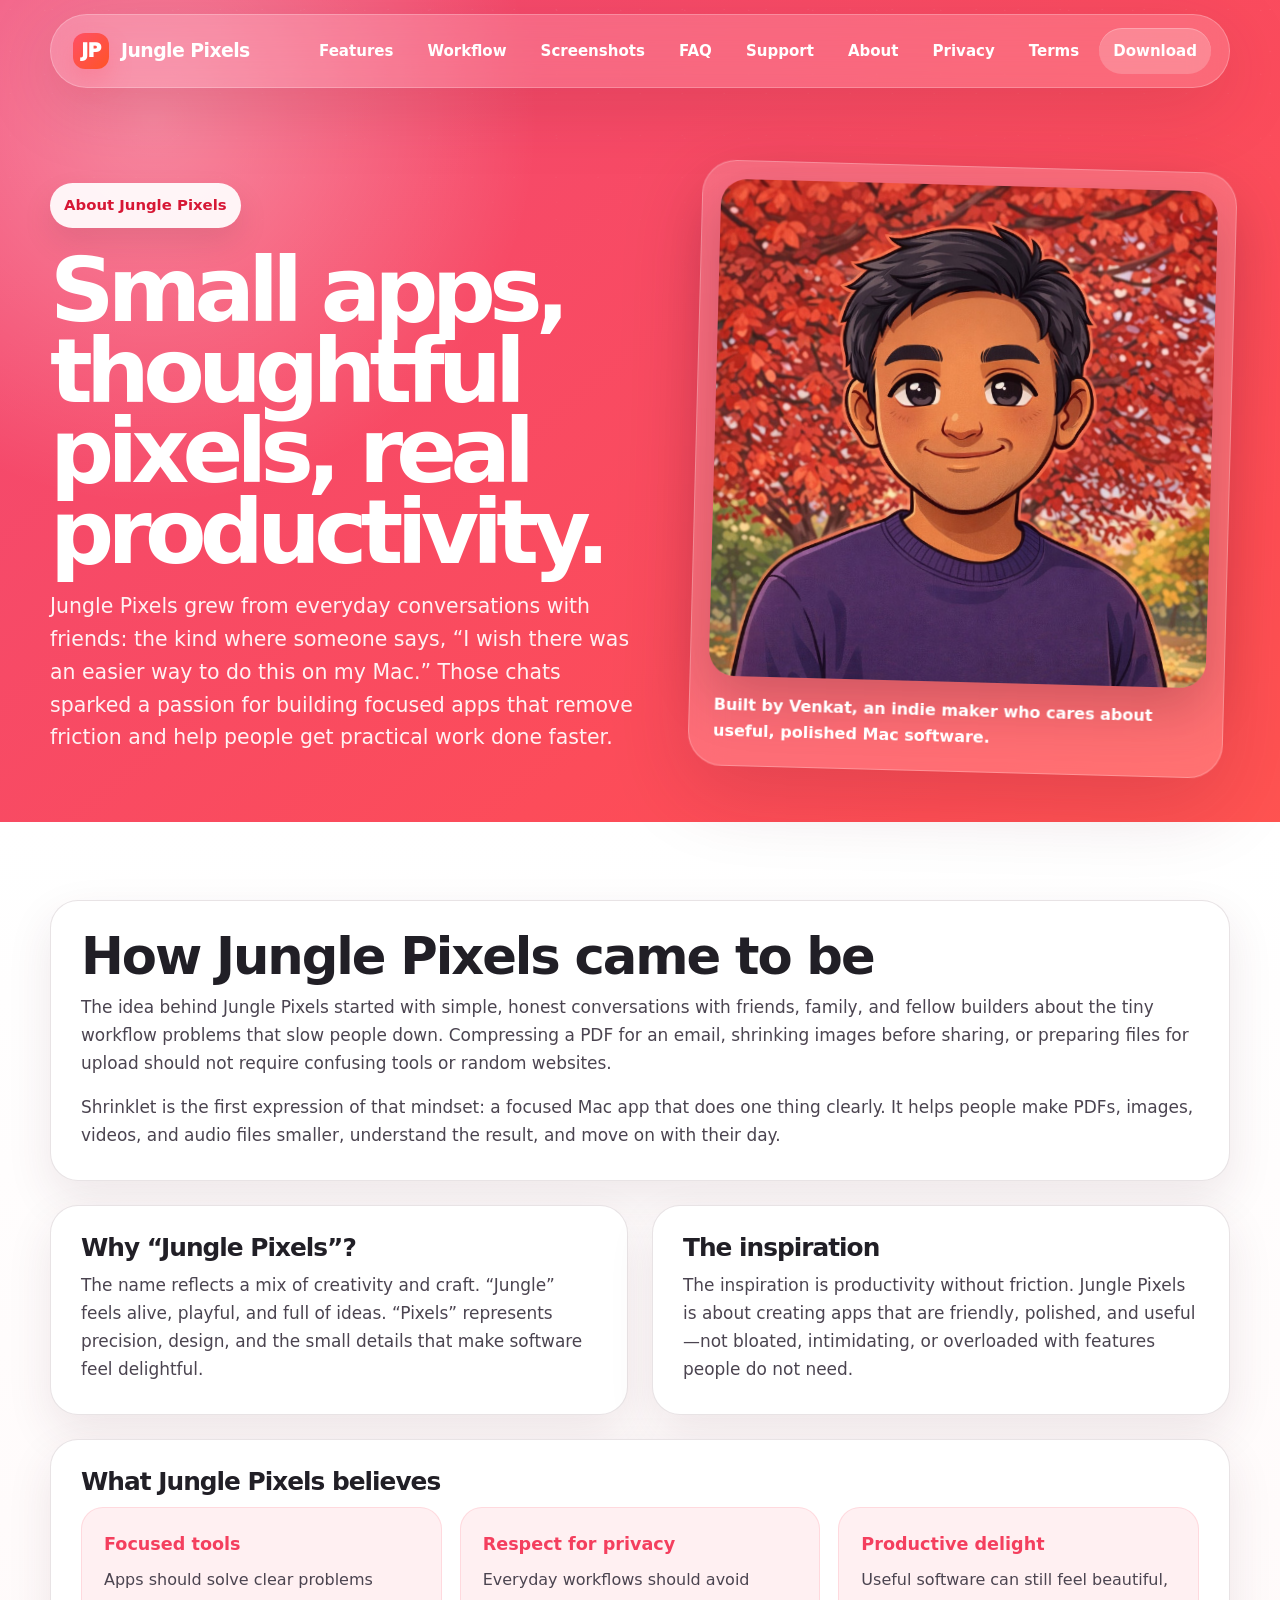
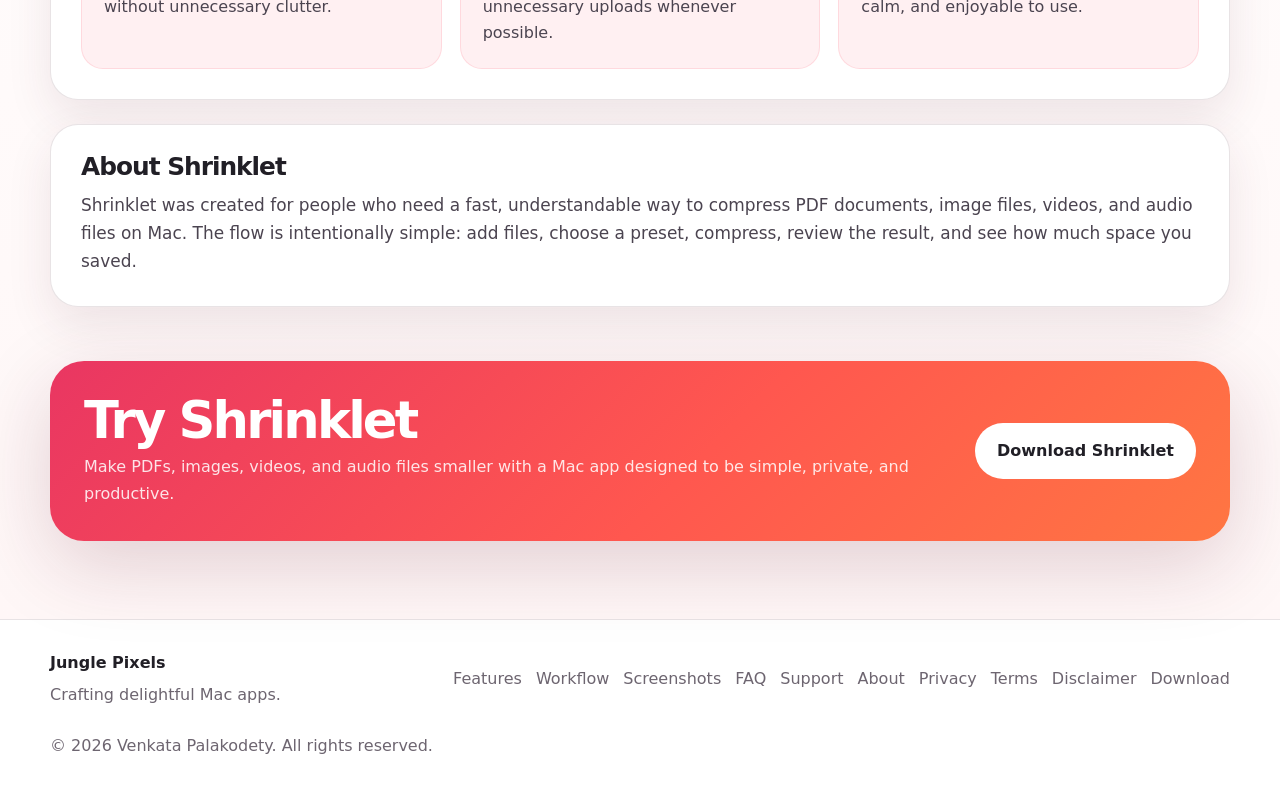
<file: about.html>
<!DOCTYPE html>

<html lang="en">
<head>
<meta charset="utf-8"/>
<meta content="width=device-width, initial-scale=1" name="viewport"/>
<meta content="About Jungle Pixels, the indie studio behind Shrinklet." name="description"/>
<meta content="#ff4f66" name="theme-color"/>
<title>About Jungle Pixels — Shrinklet</title>
<link href="css/pages/about.css" rel="stylesheet"/>
</head>
<body>
<header class="nav container" id="siteNav">
<div class="nav-inner">
<a aria-label="Jungle Pixels home" class="brand" href="/index.html">
<span class="mark">JP</span><span>Jungle Pixels</span>
</a>
<nav aria-label="Primary navigation" class="nav-links">
<a href="/index.html#features">Features</a>
<a href="/index.html#workflow">Workflow</a>
<a href="/index.html#screenshots">Screenshots</a>
<a href="/index.html#faq">FAQ</a>
<a href="/support.html">Support</a>
<a href="/about.html">About</a>
<a href="/privacy.html">Privacy</a>
<a href="/terms-of-use.html">Terms</a>
<a class="nav-cta" href="/index.html#download">Download</a>
</nav>
</div>
</header>
<main>
<section class="hero">
<div class="container hero-grid">
<div>
<div class="eyebrow">About Jungle Pixels</div>
<h1>Small apps, thoughtful pixels, real productivity.</h1>
<p class="lead">
            Jungle Pixels grew from everyday conversations with friends: the kind where someone says, “I wish there was an easier way to do this on my Mac.” Those chats sparked a passion for building focused apps that remove friction and help people get practical work done faster.
          </p>
</div>
<div class="portrait-card">
<img alt="Founder of Jungle Pixels" class="portrait" src="assets/profile.jpeg"/>
<div class="caption">Built by Venkat, an indie maker who cares about useful, polished Mac software.</div>
</div>
</div>
</section>
<section class="content">
<div class="container story-grid">
<article class="card wide">
<h2>How Jungle Pixels came to be</h2>
<p>
            The idea behind Jungle Pixels started with simple, honest conversations with friends, family, and fellow builders about the tiny workflow problems that slow people down. Compressing a PDF for an email, shrinking images before sharing, or preparing files for upload should not require confusing tools or random websites.
          </p>
<p>
            Shrinklet is the first expression of that mindset: a focused Mac app that does one thing clearly. It helps people make PDFs, images, videos, and audio files smaller, understand the result, and move on with their day.
          </p>
</article>
<article class="card">
<h3>Why “Jungle Pixels”?</h3>
<p>
            The name reflects a mix of creativity and craft. “Jungle” feels alive, playful, and full of ideas. “Pixels” represents precision, design, and the small details that make software feel delightful.
          </p>
</article>
<article class="card">
<h3>The inspiration</h3>
<p>
            The inspiration is productivity without friction. Jungle Pixels is about creating apps that are friendly, polished, and useful—not bloated, intimidating, or overloaded with features people do not need.
          </p>
</article>
<article class="card wide">
<h3>What Jungle Pixels believes</h3>
<div class="values">
<div class="value"><strong>Focused tools</strong>Apps should solve clear problems without unnecessary clutter.</div>
<div class="value"><strong>Respect for privacy</strong>Everyday workflows should avoid unnecessary uploads whenever possible.</div>
<div class="value"><strong>Productive delight</strong>Useful software can still feel beautiful, calm, and enjoyable to use.</div>
</div>
</article>
<article class="card wide">
<h3>About Shrinklet</h3>
<p>
            Shrinklet was created for people who need a fast, understandable way to compress PDF documents, image files, videos, and audio files on Mac. The flow is intentionally simple: add files, choose a preset, compress, review the result, and see how much space you saved.
          </p>
</article>
<div class="cta wide">
<div>
<h2>Try Shrinklet</h2>
<p>Make PDFs, images, videos, and audio files smaller with a Mac app designed to be simple, private, and productive.</p>
</div>
<a class="button" href="index.html#download">Download Shrinklet</a>
</div>
</div>
</section>
</main>
<footer>
<div class="container footer-row">
<div>
<div class="footer-brand">
<span>Jungle Pixels</span>
</div>
<div class="footer-tagline">Crafting delightful Mac apps.</div>
</div>
<nav aria-label="Footer navigation" class="footer-links">
<a href="/index.html#features">Features</a>
<a href="/index.html#workflow">Workflow</a>
<a href="/index.html#screenshots">Screenshots</a>
<a href="/index.html#faq">FAQ</a>

<a href="/support.html">Support</a><a href="/about.html">About</a>
    
<a href="/privacy.html">Privacy</a>
<a href="/terms-of-use.html">Terms</a>
<a href="/disclaimer.html">Disclaimer</a>
<a href="/index.html#download">Download</a>
</nav>
<div>© 2026 Venkata Palakodety. All rights reserved.</div>
</div>
</footer>
<script>
    const nav = document.getElementById('siteNav');
    const updateNav = () => {
      if (nav) nav.classList.toggle('scrolled', window.scrollY > 40);
    };
    updateNav();
    window.addEventListener('scroll', updateNav, { passive: true });
  </script>
</body>
</html>
</file>
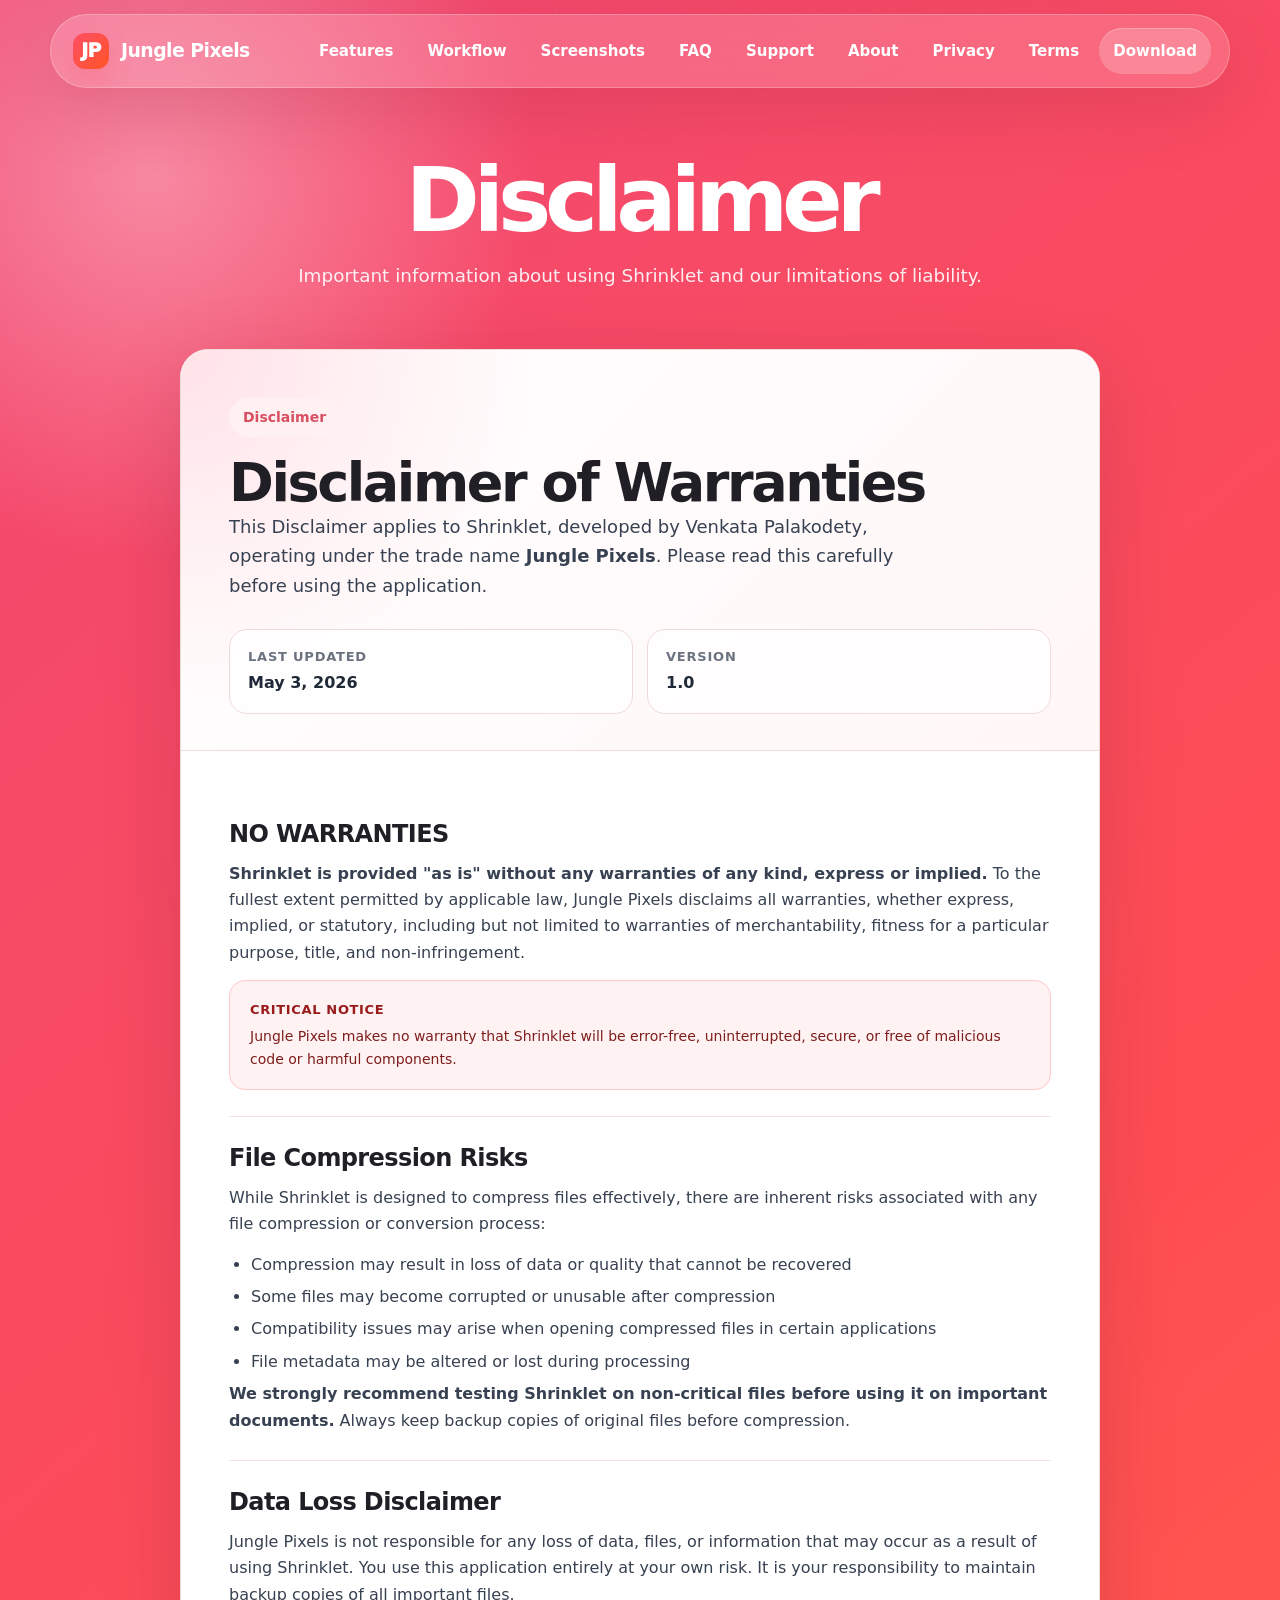
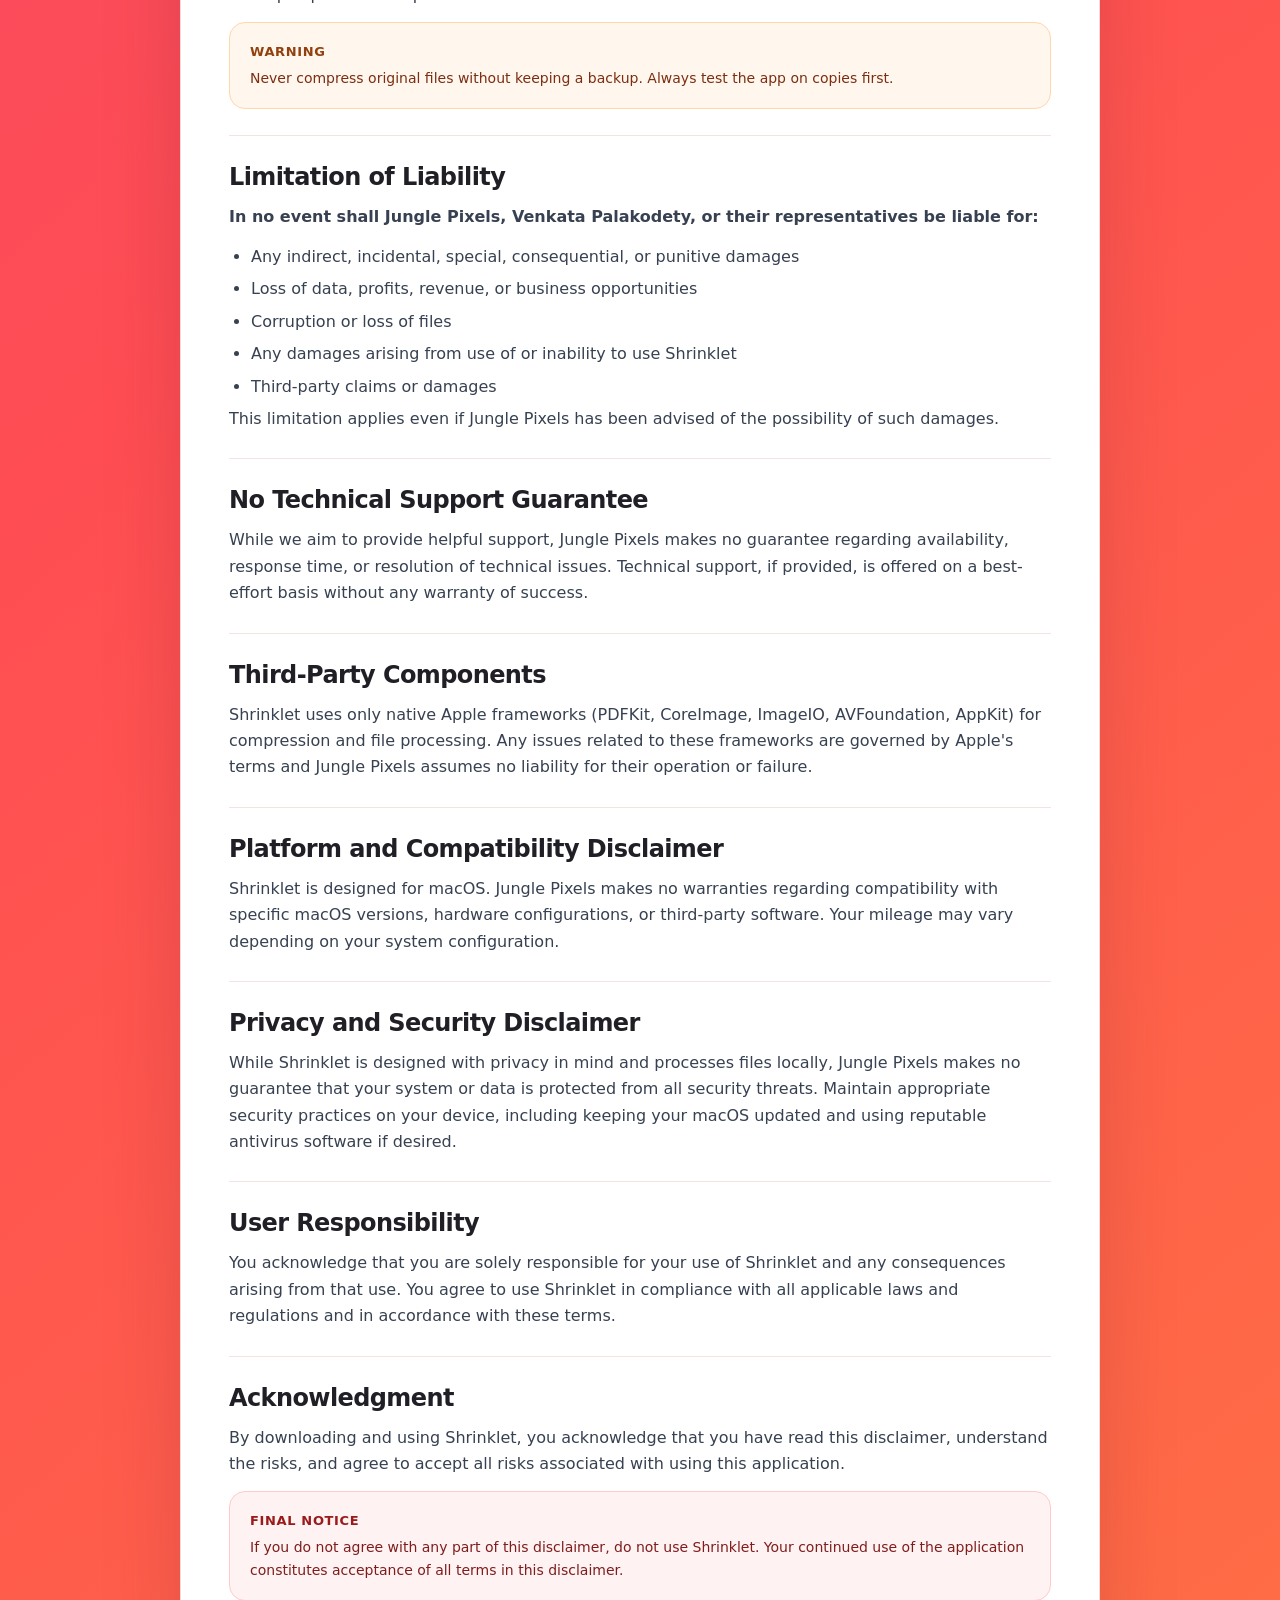
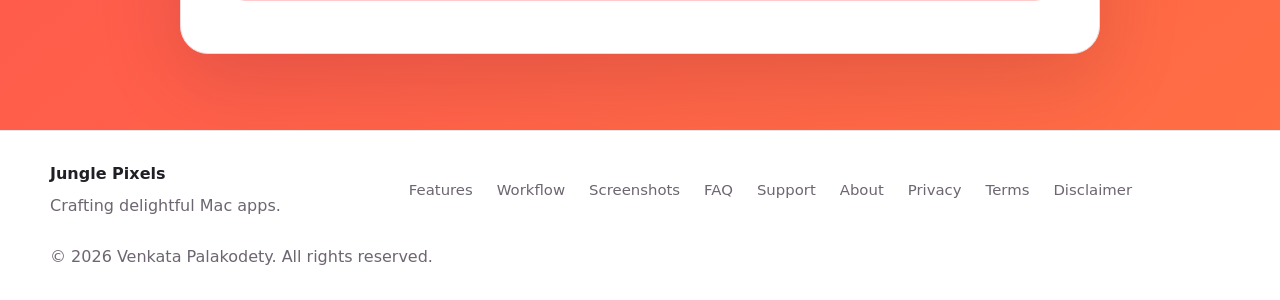
<file: disclaimer.html>
<!DOCTYPE html>

<html lang="en">
<head>
<meta charset="utf-8"/>
<meta content="width=device-width, initial-scale=1.0" name="viewport"/>
<title>Disclaimer — Shrinklet</title>
<meta content="Disclaimer for Shrinklet." name="description"/>
<meta content="#ff4f66" name="theme-color"/>
<link href="css/pages/legal.css" rel="stylesheet"/>
</head>
<body>
<header class="nav container" id="siteNav">
<div class="nav-inner">
<a aria-label="Jungle Pixels home" class="brand" href="/index.html">
<span class="mark">JP</span><span>Jungle Pixels</span>
</a>
<nav aria-label="Primary navigation" class="nav-links">
<a href="/index.html#features">Features</a>
<a href="/index.html#workflow">Workflow</a>
<a href="/index.html#screenshots">Screenshots</a>
<a href="/index.html#faq">FAQ</a>
<a href="/support.html">Support</a>
<a href="/about.html">About</a>
<a href="/privacy.html">Privacy</a>
<a href="/terms-of-use.html">Terms</a>
<a class="nav-cta" href="/index.html#download">Download</a>
</nav>
</div>
</header>
<section class="privacy-hero">
<div class="container">
<h1>Disclaimer</h1>
<p>Important information about using Shrinklet and our limitations of liability.</p>
</div>
</section>
<div class="page">
<article class="policy-card">
<header class="policy-header">
<div class="badge">Disclaimer</div>
<h1>Disclaimer of Warranties</h1>
<p class="intro">
          This Disclaimer applies to Shrinklet, developed by Venkata Palakodety, operating under the trade name <strong>Jungle Pixels</strong>. Please read this carefully before using the application.
        </p>
<div class="meta">
<div class="meta-item">
<span class="meta-label">Last Updated</span>
<span class="meta-value">May 3, 2026</span>
</div>
<div class="meta-item">
<span class="meta-label">Version</span>
<span class="meta-value">1.0</span>
</div>
</div>
</header>
<main>
<section>
<h2>NO WARRANTIES</h2>
<p><strong>Shrinklet is provided "as is" without any warranties of any kind, express or implied.</strong> To the fullest extent permitted by applicable law, Jungle Pixels disclaims all warranties, whether express, implied, or statutory, including but not limited to warranties of merchantability, fitness for a particular purpose, title, and non-infringement.</p>
<div class="important-box">
<strong>Critical Notice</strong>
            Jungle Pixels makes no warranty that Shrinklet will be error-free, uninterrupted, secure, or free of malicious code or harmful components.
          </div>
</section>
<section>
<h2>File Compression Risks</h2>
<p>While Shrinklet is designed to compress files effectively, there are inherent risks associated with any file compression or conversion process:</p>
<ul>
<li>Compression may result in loss of data or quality that cannot be recovered</li>
<li>Some files may become corrupted or unusable after compression</li>
<li>Compatibility issues may arise when opening compressed files in certain applications</li>
<li>File metadata may be altered or lost during processing</li>
</ul>
<p><strong>We strongly recommend testing Shrinklet on non-critical files before using it on important documents.</strong> Always keep backup copies of original files before compression.</p>
</section>
<section>
<h2>Data Loss Disclaimer</h2>
<p>Jungle Pixels is not responsible for any loss of data, files, or information that may occur as a result of using Shrinklet. You use this application entirely at your own risk. It is your responsibility to maintain backup copies of all important files.</p>
<div class="disclaimer-box">
<strong>Warning</strong>
            Never compress original files without keeping a backup. Always test the app on copies first.
          </div>
</section>
<section>
<h2>Limitation of Liability</h2>
<p><strong>In no event shall Jungle Pixels, Venkata Palakodety, or their representatives be liable for:</strong></p>
<ul>
<li>Any indirect, incidental, special, consequential, or punitive damages</li>
<li>Loss of data, profits, revenue, or business opportunities</li>
<li>Corruption or loss of files</li>
<li>Any damages arising from use of or inability to use Shrinklet</li>
<li>Third-party claims or damages</li>
</ul>
<p>This limitation applies even if Jungle Pixels has been advised of the possibility of such damages.</p>
</section>
<section>
<h2>No Technical Support Guarantee</h2>
<p>While we aim to provide helpful support, Jungle Pixels makes no guarantee regarding availability, response time, or resolution of technical issues. Technical support, if provided, is offered on a best-effort basis without any warranty of success.</p>
</section>
<section>
<h2>Third-Party Components</h2>
<p>Shrinklet uses only native Apple frameworks (PDFKit, CoreImage, ImageIO, AVFoundation, AppKit) for compression and file processing. Any issues related to these frameworks are governed by Apple's terms and Jungle Pixels assumes no liability for their operation or failure.</p>
</section>
<section>
<h2>Platform and Compatibility Disclaimer</h2>
<p>Shrinklet is designed for macOS. Jungle Pixels makes no warranties regarding compatibility with specific macOS versions, hardware configurations, or third-party software. Your mileage may vary depending on your system configuration.</p>
</section>
<section>
<h2>Privacy and Security Disclaimer</h2>
<p>While Shrinklet is designed with privacy in mind and processes files locally, Jungle Pixels makes no guarantee that your system or data is protected from all security threats. Maintain appropriate security practices on your device, including keeping your macOS updated and using reputable antivirus software if desired.</p>
</section>
<section>
<h2>User Responsibility</h2>
<p>You acknowledge that you are solely responsible for your use of Shrinklet and any consequences arising from that use. You agree to use Shrinklet in compliance with all applicable laws and regulations and in accordance with these terms.</p>
</section>
<section>
<h2>Acknowledgment</h2>
<p>By downloading and using Shrinklet, you acknowledge that you have read this disclaimer, understand the risks, and agree to accept all risks associated with using this application.</p>
<div class="important-box">
<strong>Final Notice</strong>
            If you do not agree with any part of this disclaimer, do not use Shrinklet. Your continued use of the application constitutes acceptance of all terms in this disclaimer.
          </div>
</section>
</main>
</article>
</div>
<footer class="site-footer">
<div class="container footer-row">
<div>
<div class="footer-brand"><span>Jungle Pixels</span></div>
<div class="footer-tagline">Crafting delightful Mac apps.</div>
</div>
<nav aria-label="Footer navigation" class="footer-links">
<a href="/index.html#features">Features</a>
<a href="/index.html#workflow">Workflow</a>
<a href="/index.html#screenshots">Screenshots</a>
<a href="/index.html#faq">FAQ</a>

<a href="/support.html">Support</a><a href="/about.html">About</a>
    
<a href="/privacy.html">Privacy</a>
<a href="/terms-of-use.html">Terms</a>
<a href="/disclaimer.html">Disclaimer</a>
<a class="nav-cta" href="/index.html#download">Download</a>
</nav>
<div>© 2026 Venkata Palakodety. All rights reserved.</div>
</div>
</footer>
<script>
    const nav = document.getElementById('siteNav');
    const updateNav = () => {
      if (nav) nav.classList.toggle('scrolled', window.scrollY > 40);
    };
    updateNav();
    window.addEventListener('scroll', updateNav, { passive: true });
  </script>
</body>
</html>
</file>
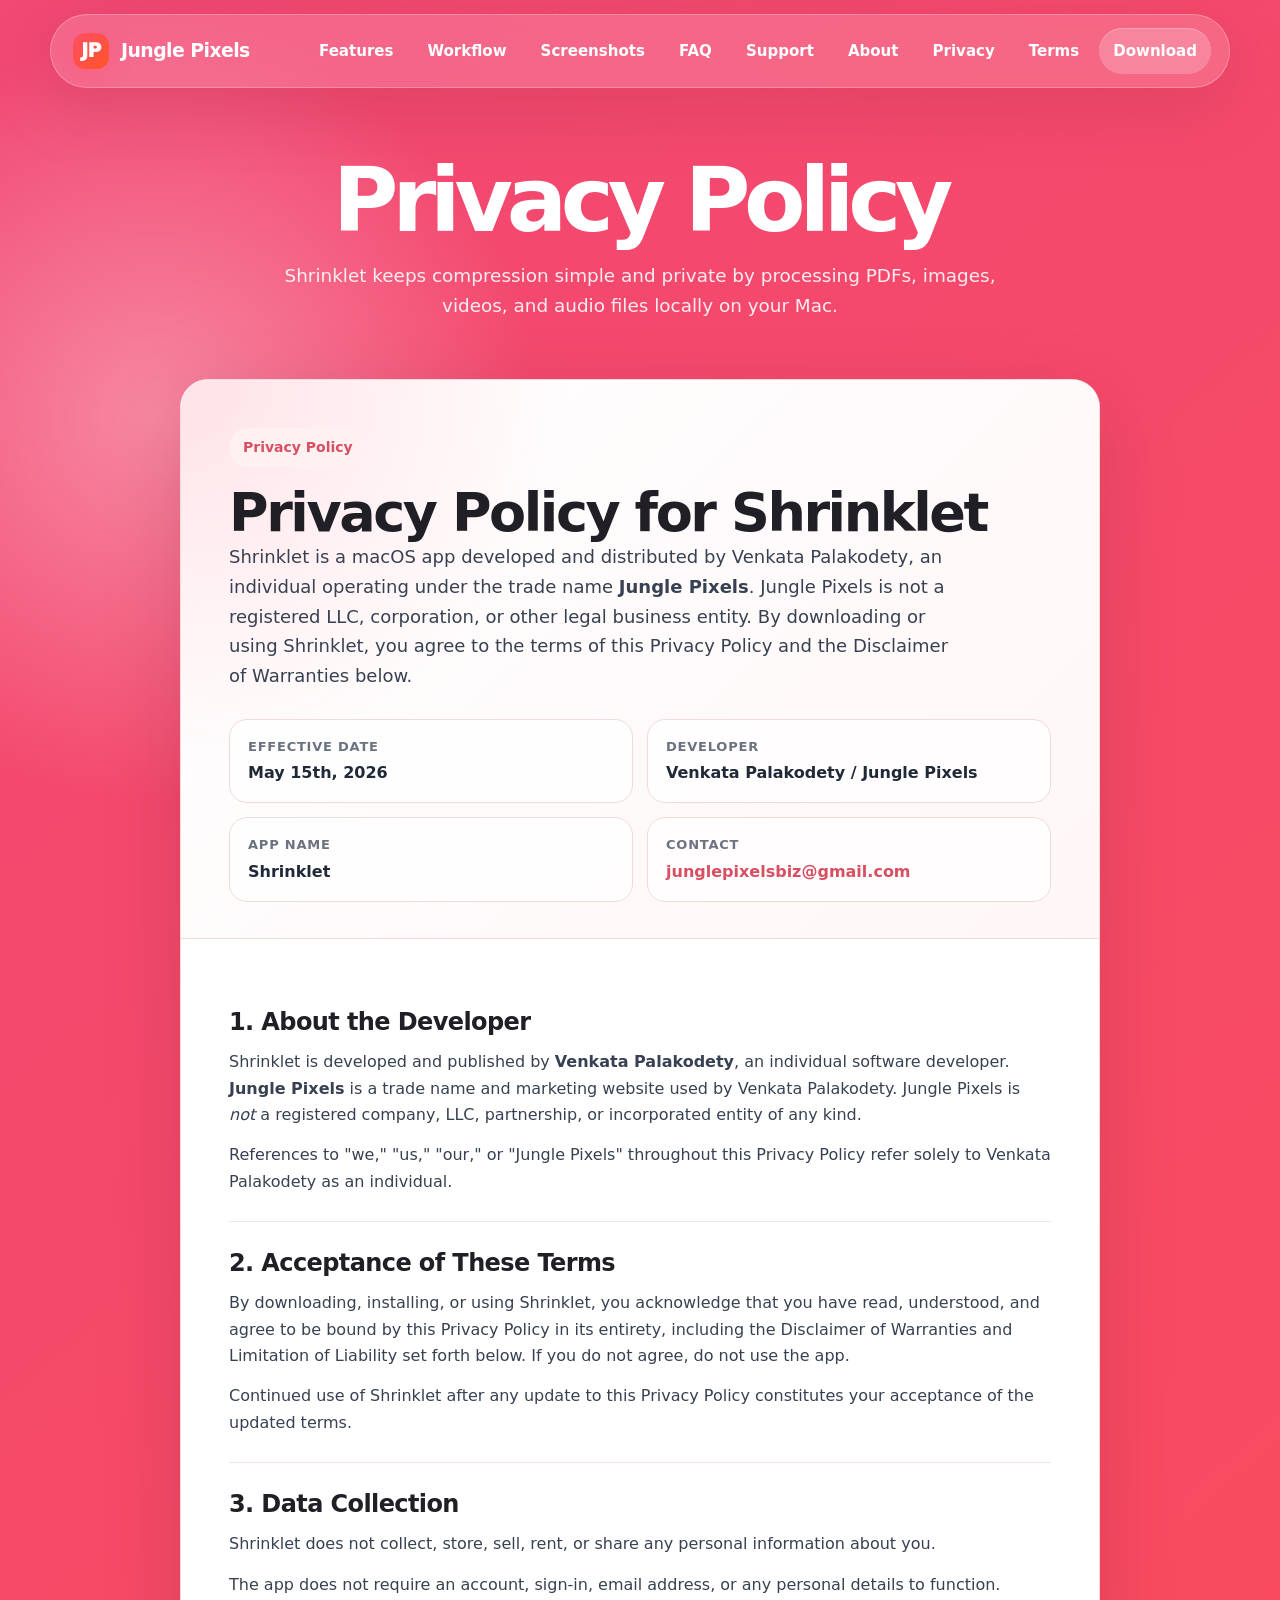
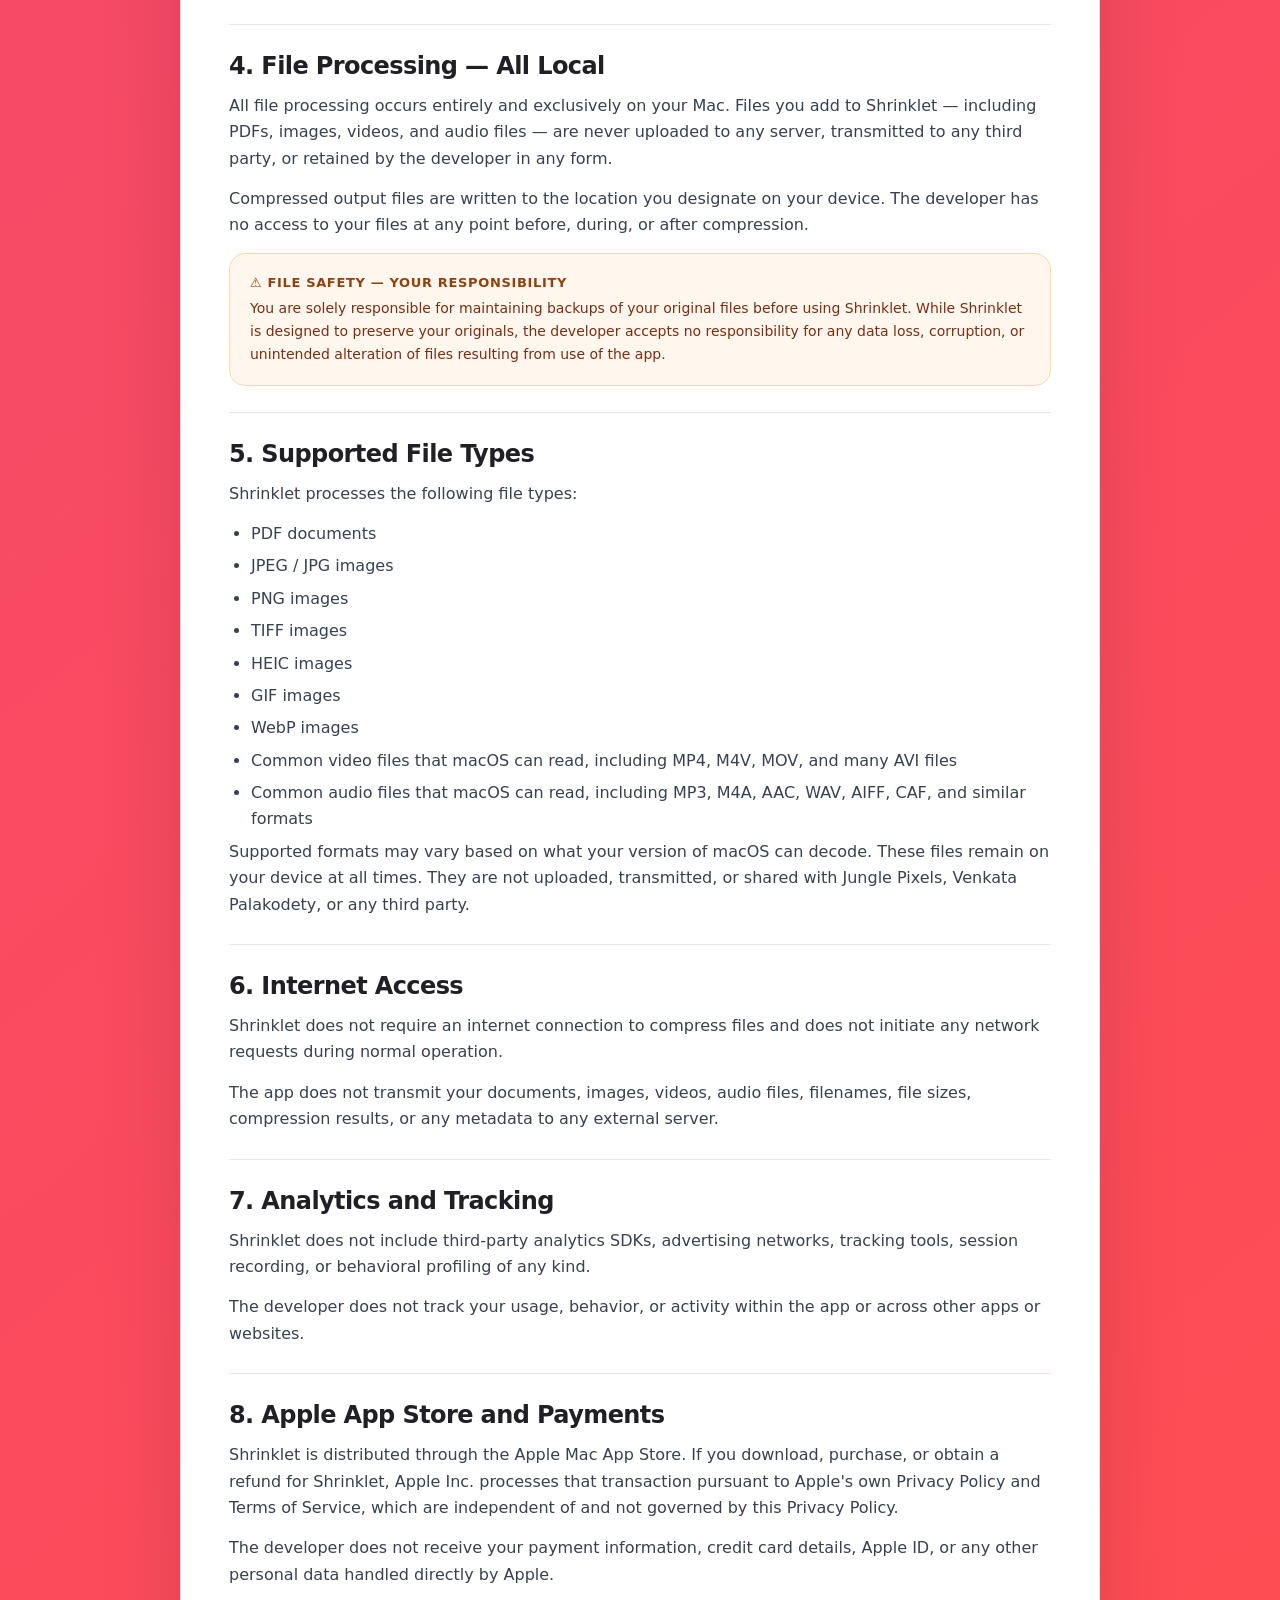
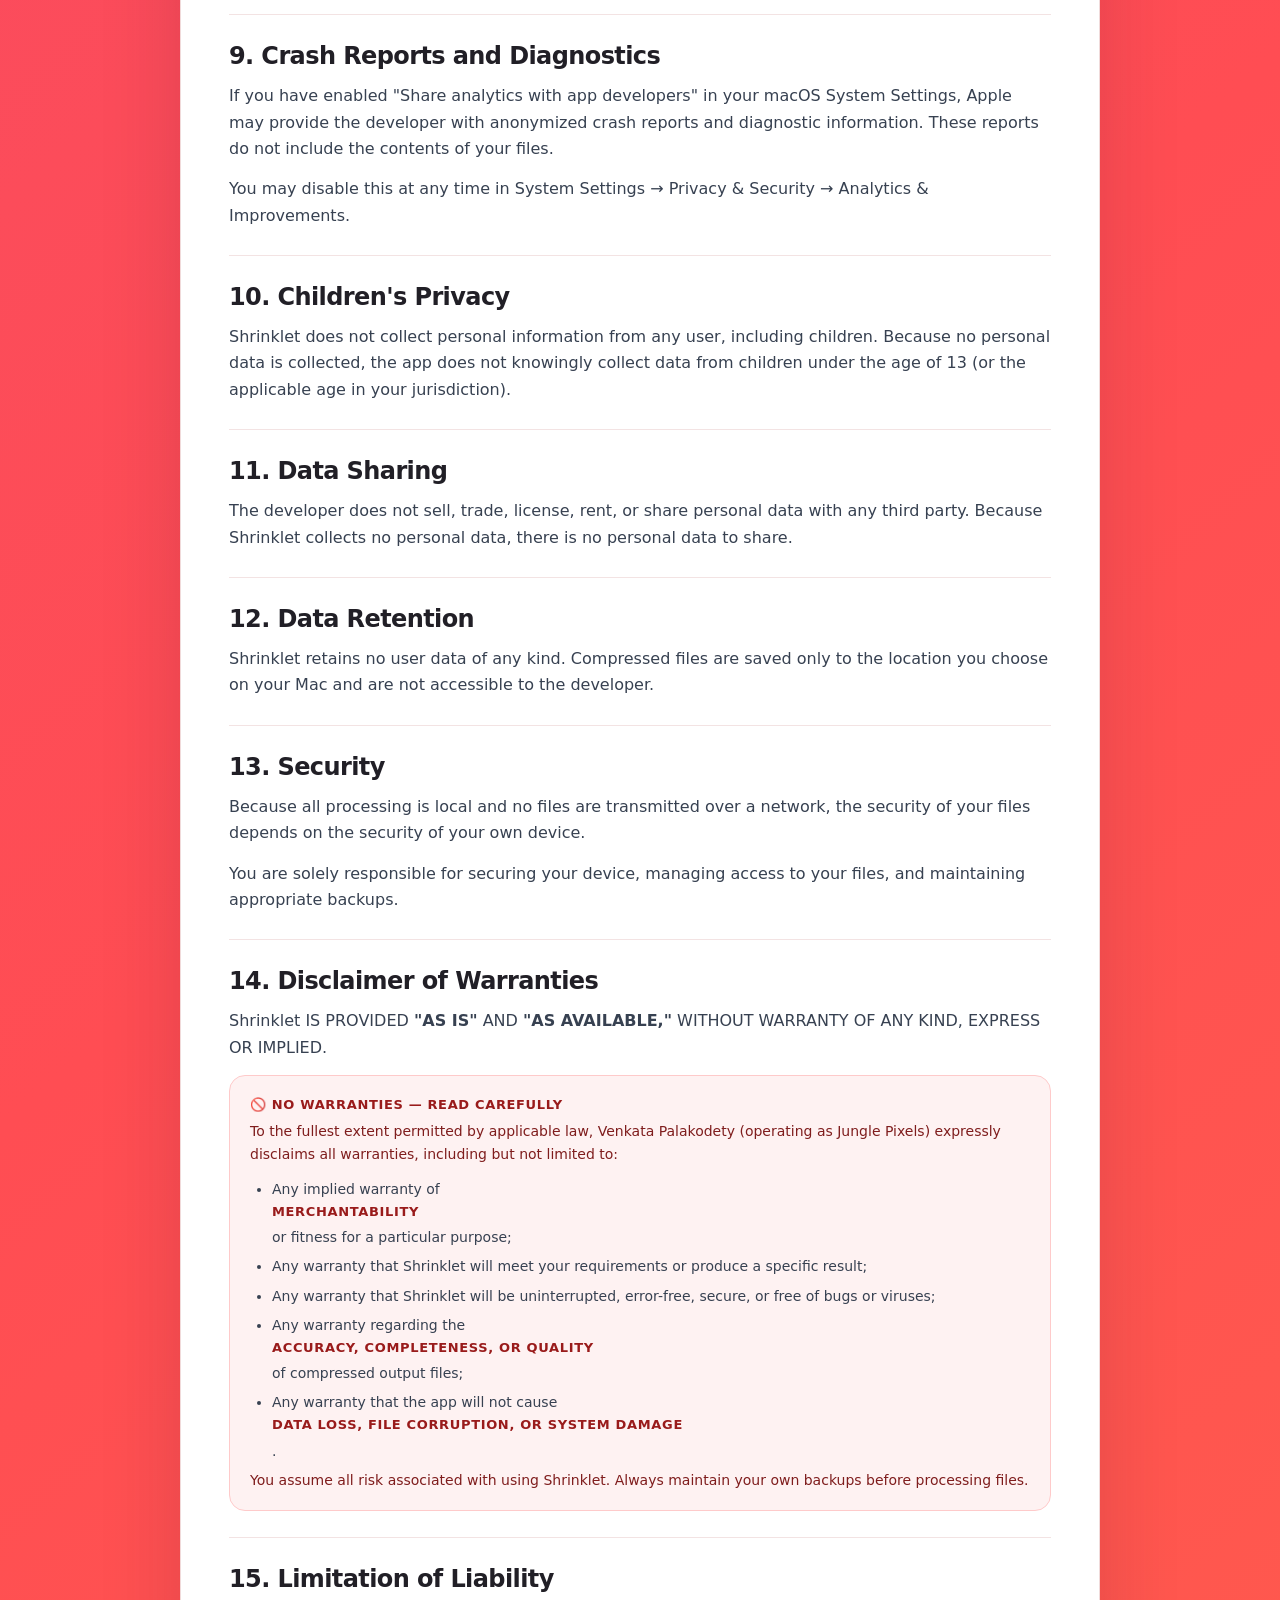
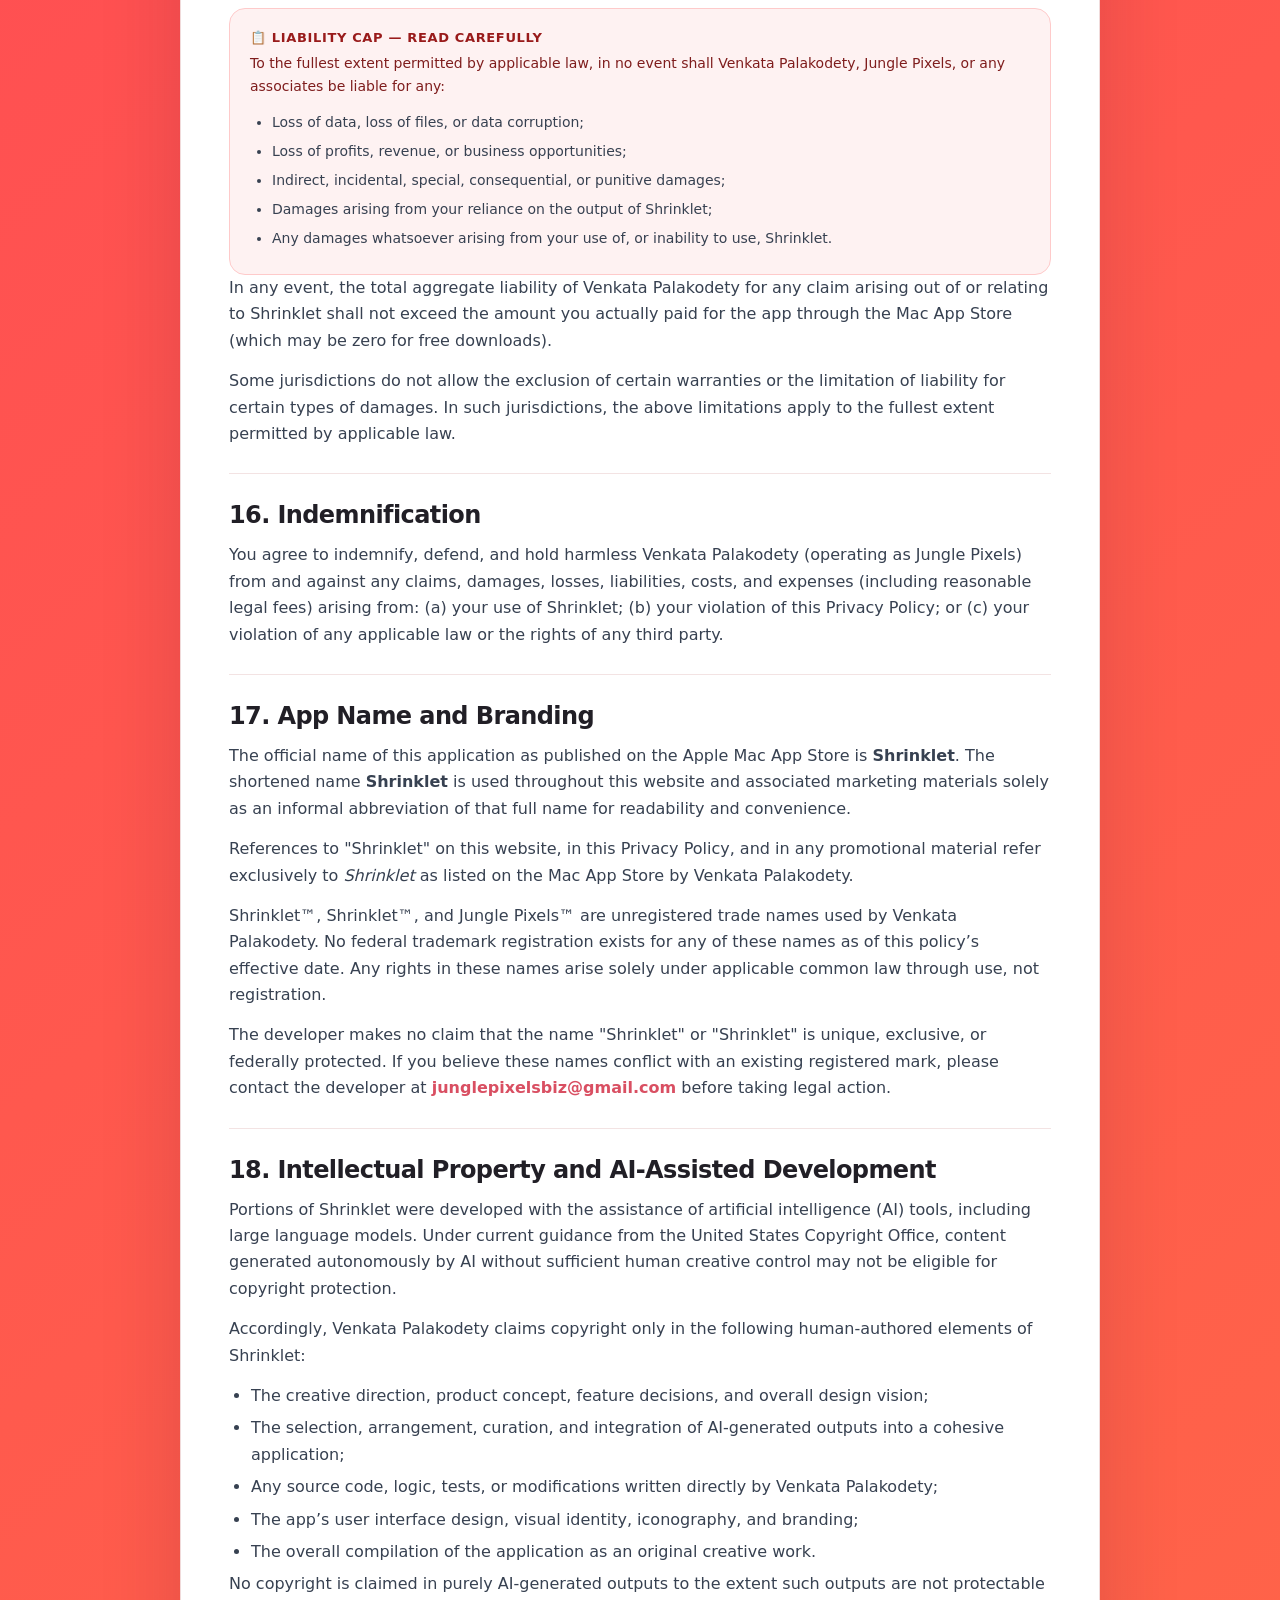
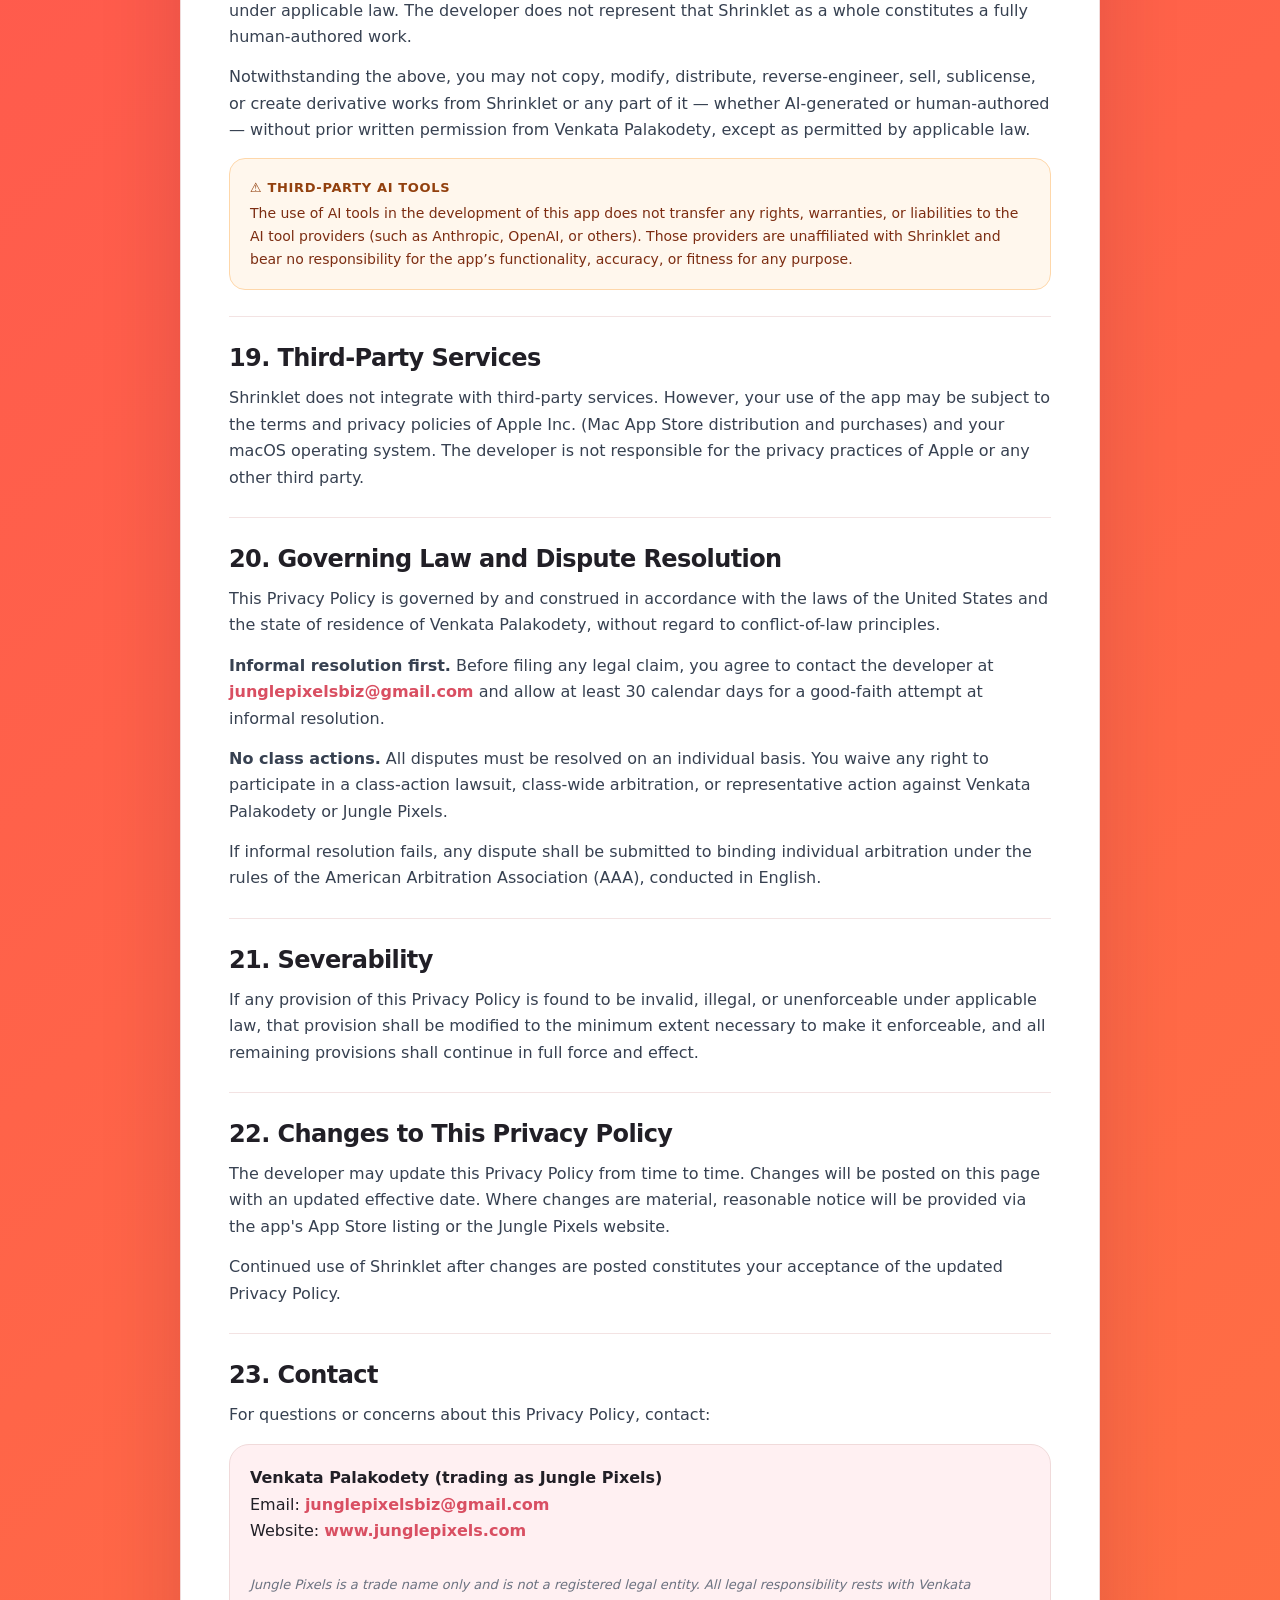
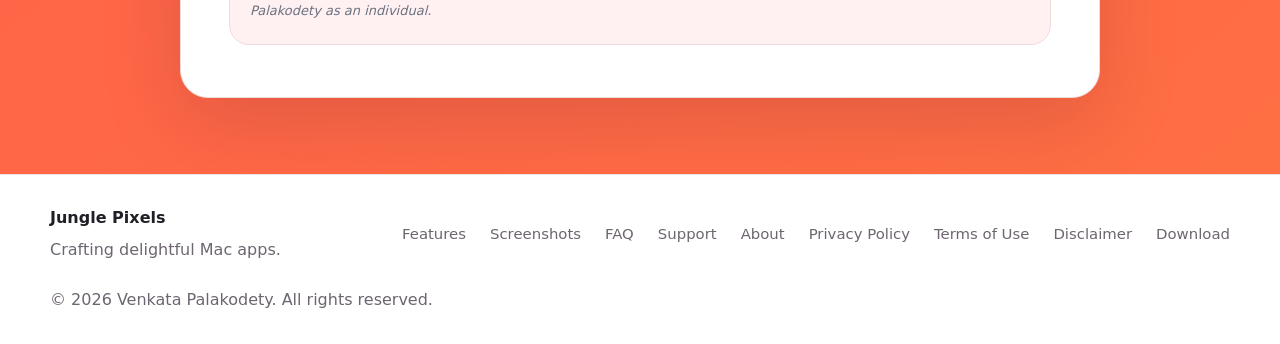
<file: privacy.html>
<!DOCTYPE html>

<html lang="en">
<head>
<meta charset="utf-8"/>
<meta content="width=device-width, initial-scale=1.0" name="viewport"/>
<title>Privacy Policy — Shrinklet</title>
<meta content="Privacy Policy for Shrinklet" name="description"/>
<meta content="#ff4f66" name="theme-color"/>
<link href="css/pages/legal.css" rel="stylesheet"/>
</head>
<body>
<header class="nav container" id="siteNav">
<div class="nav-inner">
<a aria-label="Jungle Pixels home" class="brand" href="/index.html">
<span class="mark">JP</span><span>Jungle Pixels</span>
</a>
<nav aria-label="Primary navigation" class="nav-links">
<a href="/index.html#features">Features</a>
<a href="/index.html#workflow">Workflow</a>
<a href="/index.html#screenshots">Screenshots</a>
<a href="/index.html#faq">FAQ</a>
<a href="/support.html">Support</a>
<a href="/about.html">About</a>
<a href="/privacy.html">Privacy</a>
<a href="/terms-of-use.html">Terms</a>
<a class="nav-cta" href="/index.html#download">Download</a>
</nav>
</div>
</header>
<section class="privacy-hero">
<div class="container">
<h1>Privacy Policy</h1>
<p>Shrinklet keeps compression simple and private by processing PDFs, images, videos, and audio files locally on your Mac.</p>
</div>
</section>
<div class="page">
<article class="policy-card">
<header class="policy-header">
<div class="badge">Privacy Policy</div>
<h1>Privacy Policy for Shrinklet</h1>
<p class="intro">
          Shrinklet is a macOS app developed and distributed by Venkata Palakodety, an individual operating under the trade name <strong>Jungle Pixels</strong>. Jungle Pixels is not a registered LLC, corporation, or other legal business entity. By downloading or using Shrinklet, you agree to the terms of this Privacy Policy and the Disclaimer of Warranties below.
        </p>
<div aria-label="Policy details" class="meta">
<div class="meta-item">
<span class="meta-label">Effective Date</span>
<span class="meta-value">May 15th, 2026</span>
</div>
<div class="meta-item">
<span class="meta-label">Developer</span>
<span class="meta-value">Venkata Palakodety / Jungle Pixels</span>
</div>
<div class="meta-item">
<span class="meta-label">App Name</span>
<span class="meta-value">Shrinklet</span>
</div>
<div class="meta-item">
<span class="meta-label">Contact</span>
<span class="meta-value"><a href="mailto:junglepixelsbiz@gmail.com">junglepixelsbiz@gmail.com</a></span>
</div>
</div>
</header>
<main>
<section>
<h2>1. About the Developer</h2>
<p>Shrinklet is developed and published by <strong>Venkata Palakodety</strong>, an individual software developer. <strong>Jungle Pixels</strong> is a trade name and marketing website used by Venkata Palakodety. Jungle Pixels is <em>not</em> a registered company, LLC, partnership, or incorporated entity of any kind.</p>
<p>References to "we," "us," "our," or "Jungle Pixels" throughout this Privacy Policy refer solely to Venkata Palakodety as an individual.</p>
</section>
<section>
<h2>2. Acceptance of These Terms</h2>
<p>By downloading, installing, or using Shrinklet, you acknowledge that you have read, understood, and agree to be bound by this Privacy Policy in its entirety, including the Disclaimer of Warranties and Limitation of Liability set forth below. If you do not agree, do not use the app.</p>
<p>Continued use of Shrinklet after any update to this Privacy Policy constitutes your acceptance of the updated terms.</p>
</section>
<section>
<h2>3. Data Collection</h2>
<p>Shrinklet does not collect, store, sell, rent, or share any personal information about you.</p>
<p>The app does not require an account, sign-in, email address, or any personal details to function.</p>
</section>
<section>
<h2>4. File Processing — All Local</h2>
<p>All file processing occurs entirely and exclusively on your Mac. Files you add to Shrinklet — including PDFs, images, videos, and audio files — are never uploaded to any server, transmitted to any third party, or retained by the developer in any form.</p>
<p>Compressed output files are written to the location you designate on your device. The developer has no access to your files at any point before, during, or after compression.</p>
<div class="disclaimer-box">
<strong>⚠️ File Safety — Your Responsibility</strong>
            You are solely responsible for maintaining backups of your original files before using Shrinklet. While Shrinklet is designed to preserve your originals, the developer accepts no responsibility for any data loss, corruption, or unintended alteration of files resulting from use of the app.
          </div>
</section>
<section>
<h2>5. Supported File Types</h2>
<p>Shrinklet processes the following file types:</p>
<ul>
<li>PDF documents</li>
<li>JPEG / JPG images</li>
<li>PNG images</li>
<li>TIFF images</li>
<li>HEIC images</li>
<li>GIF images</li>
<li>WebP images</li>
<li>Common video files that macOS can read, including MP4, M4V, MOV, and many AVI files</li>
<li>Common audio files that macOS can read, including MP3, M4A, AAC, WAV, AIFF, CAF, and similar formats</li>
</ul>
<p>Supported formats may vary based on what your version of macOS can decode. These files remain on your device at all times. They are not uploaded, transmitted, or shared with Jungle Pixels, Venkata Palakodety, or any third party.</p>
</section>
<section>
<h2>6. Internet Access</h2>
<p>Shrinklet does not require an internet connection to compress files and does not initiate any network requests during normal operation.</p>
<p>The app does not transmit your documents, images, videos, audio files, filenames, file sizes, compression results, or any metadata to any external server.</p>
</section>
<section>
<h2>7. Analytics and Tracking</h2>
<p>Shrinklet does not include third-party analytics SDKs, advertising networks, tracking tools, session recording, or behavioral profiling of any kind.</p>
<p>The developer does not track your usage, behavior, or activity within the app or across other apps or websites.</p>
</section>
<section>
<h2>8. Apple App Store and Payments</h2>
<p>Shrinklet is distributed through the Apple Mac App Store. If you download, purchase, or obtain a refund for Shrinklet, Apple Inc. processes that transaction pursuant to Apple's own Privacy Policy and Terms of Service, which are independent of and not governed by this Privacy Policy.</p>
<p>The developer does not receive your payment information, credit card details, Apple ID, or any other personal data handled directly by Apple.</p>
</section>
<section>
<h2>9. Crash Reports and Diagnostics</h2>
<p>If you have enabled "Share analytics with app developers" in your macOS System Settings, Apple may provide the developer with anonymized crash reports and diagnostic information. These reports do not include the contents of your files.</p>
<p>You may disable this at any time in System Settings → Privacy &amp; Security → Analytics &amp; Improvements.</p>
</section>
<section>
<h2>10. Children's Privacy</h2>
<p>Shrinklet does not collect personal information from any user, including children. Because no personal data is collected, the app does not knowingly collect data from children under the age of 13 (or the applicable age in your jurisdiction).</p>
</section>
<section>
<h2>11. Data Sharing</h2>
<p>The developer does not sell, trade, license, rent, or share personal data with any third party. Because Shrinklet collects no personal data, there is no personal data to share.</p>
</section>
<section>
<h2>12. Data Retention</h2>
<p>Shrinklet retains no user data of any kind. Compressed files are saved only to the location you choose on your Mac and are not accessible to the developer.</p>
</section>
<section>
<h2>13. Security</h2>
<p>Because all processing is local and no files are transmitted over a network, the security of your files depends on the security of your own device.</p>
<p>You are solely responsible for securing your device, managing access to your files, and maintaining appropriate backups.</p>
</section>
<section>
<h2>14. Disclaimer of Warranties</h2>
<p>Shrinklet IS PROVIDED <strong>"AS IS"</strong> AND <strong>"AS AVAILABLE,"</strong> WITHOUT WARRANTY OF ANY KIND, EXPRESS OR IMPLIED.</p>
<div class="important-box">
<strong>🚫 No Warranties — Read Carefully</strong>
            To the fullest extent permitted by applicable law, Venkata Palakodety (operating as Jungle Pixels) expressly disclaims all warranties, including but not limited to:
            <ul class="legal-list">
<li>Any implied warranty of <strong>merchantability</strong> or fitness for a particular purpose;</li>
<li>Any warranty that Shrinklet will meet your requirements or produce a specific result;</li>
<li>Any warranty that Shrinklet will be uninterrupted, error-free, secure, or free of bugs or viruses;</li>
<li>Any warranty regarding the <strong>accuracy, completeness, or quality</strong> of compressed output files;</li>
<li>Any warranty that the app will not cause <strong>data loss, file corruption, or system damage</strong>.</li>
</ul>
            You assume all risk associated with using Shrinklet. Always maintain your own backups before processing files.
          </div>
</section>
<section>
<h2>15. Limitation of Liability</h2>
<div class="important-box">
<strong>📋 Liability Cap — Read Carefully</strong>
            To the fullest extent permitted by applicable law, in no event shall Venkata Palakodety, Jungle Pixels, or any associates be liable for any:
            <ul class="legal-list">
<li>Loss of data, loss of files, or data corruption;</li>
<li>Loss of profits, revenue, or business opportunities;</li>
<li>Indirect, incidental, special, consequential, or punitive damages;</li>
<li>Damages arising from your reliance on the output of Shrinklet;</li>
<li>Any damages whatsoever arising from your use of, or inability to use, Shrinklet.</li>
</ul>
</div>
<p class="legal-liability">In any event, the total aggregate liability of Venkata Palakodety for any claim arising out of or relating to Shrinklet shall not exceed the amount you actually paid for the app through the Mac App Store (which may be zero for free downloads).</p>
<p>Some jurisdictions do not allow the exclusion of certain warranties or the limitation of liability for certain types of damages. In such jurisdictions, the above limitations apply to the fullest extent permitted by applicable law.</p>
</section>
<section>
<h2>16. Indemnification</h2>
<p>You agree to indemnify, defend, and hold harmless Venkata Palakodety (operating as Jungle Pixels) from and against any claims, damages, losses, liabilities, costs, and expenses (including reasonable legal fees) arising from: (a) your use of Shrinklet; (b) your violation of this Privacy Policy; or (c) your violation of any applicable law or the rights of any third party.</p>
</section>
<section>
<h2>17. App Name and Branding</h2>
<p>The official name of this application as published on the Apple Mac App Store is <strong>Shrinklet</strong>. The shortened name <strong>Shrinklet</strong> is used throughout this website and associated marketing materials solely as an informal abbreviation of that full name for readability and convenience.</p>
<p>References to "Shrinklet" on this website, in this Privacy Policy, and in any promotional material refer exclusively to <em>Shrinklet</em> as listed on the Mac App Store by Venkata Palakodety.</p>
<p>Shrinklet™, Shrinklet™, and Jungle Pixels™ are unregistered trade names used by Venkata Palakodety. No federal trademark registration exists for any of these names as of this policy’s effective date. Any rights in these names arise solely under applicable common law through use, not registration.</p>
<p>The developer makes no claim that the name "Shrinklet" or "Shrinklet" is unique, exclusive, or federally protected. If you believe these names conflict with an existing registered mark, please contact the developer at <a href="mailto:junglepixelsbiz@gmail.com">junglepixelsbiz@gmail.com</a> before taking legal action.</p>
</section>
<section>
<h2>18. Intellectual Property and AI-Assisted Development</h2>
<p>Portions of Shrinklet were developed with the assistance of artificial intelligence (AI) tools, including large language models. Under current guidance from the United States Copyright Office, content generated autonomously by AI without sufficient human creative control may not be eligible for copyright protection.</p>
<p>Accordingly, Venkata Palakodety claims copyright only in the following human-authored elements of Shrinklet:</p>
<ul>
<li>The creative direction, product concept, feature decisions, and overall design vision;</li>
<li>The selection, arrangement, curation, and integration of AI-generated outputs into a cohesive application;</li>
<li>Any source code, logic, tests, or modifications written directly by Venkata Palakodety;</li>
<li>The app’s user interface design, visual identity, iconography, and branding;</li>
<li>The overall compilation of the application as an original creative work.</li>
</ul>
<p>No copyright is claimed in purely AI-generated outputs to the extent such outputs are not protectable under applicable law. The developer does not represent that Shrinklet as a whole constitutes a fully human-authored work.</p>
<p>Notwithstanding the above, you may not copy, modify, distribute, reverse-engineer, sell, sublicense, or create derivative works from Shrinklet or any part of it — whether AI-generated or human-authored — without prior written permission from Venkata Palakodety, except as permitted by applicable law.</p>
<div class="disclaimer-box">
<strong>⚠️ Third-Party AI Tools</strong>
            The use of AI tools in the development of this app does not transfer any rights, warranties, or liabilities to the AI tool providers (such as Anthropic, OpenAI, or others). Those providers are unaffiliated with Shrinklet and bear no responsibility for the app’s functionality, accuracy, or fitness for any purpose.
          </div>
</section>
<section>
<h2>19. Third-Party Services</h2>
<p>Shrinklet does not integrate with third-party services. However, your use of the app may be subject to the terms and privacy policies of Apple Inc. (Mac App Store distribution and purchases) and your macOS operating system. The developer is not responsible for the privacy practices of Apple or any other third party.</p>
</section>
<section>
<h2>20. Governing Law and Dispute Resolution</h2>
<p>This Privacy Policy is governed by and construed in accordance with the laws of the United States and the state of residence of Venkata Palakodety, without regard to conflict-of-law principles.</p>
<p><strong>Informal resolution first.</strong> Before filing any legal claim, you agree to contact the developer at <a href="mailto:junglepixelsbiz@gmail.com">junglepixelsbiz@gmail.com</a> and allow at least 30 calendar days for a good-faith attempt at informal resolution.</p>
<p><strong>No class actions.</strong> All disputes must be resolved on an individual basis. You waive any right to participate in a class-action lawsuit, class-wide arbitration, or representative action against Venkata Palakodety or Jungle Pixels.</p>
<p>If informal resolution fails, any dispute shall be submitted to binding individual arbitration under the rules of the American Arbitration Association (AAA), conducted in English.</p>
</section>
<section>
<h2>21. Severability</h2>
<p>If any provision of this Privacy Policy is found to be invalid, illegal, or unenforceable under applicable law, that provision shall be modified to the minimum extent necessary to make it enforceable, and all remaining provisions shall continue in full force and effect.</p>
</section>
<section>
<h2>22. Changes to This Privacy Policy</h2>
<p>The developer may update this Privacy Policy from time to time. Changes will be posted on this page with an updated effective date. Where changes are material, reasonable notice will be provided via the app's App Store listing or the Jungle Pixels website.</p>
<p>Continued use of Shrinklet after changes are posted constitutes your acceptance of the updated Privacy Policy.</p>
</section>
<section>
<h2>23. Contact</h2>
<p>For questions or concerns about this Privacy Policy, contact:</p>
<div class="contact-box">
<strong>Venkata Palakodety (trading as Jungle Pixels)</strong><br/>
            Email: <a href="mailto:junglepixelsbiz@gmail.com">junglepixelsbiz@gmail.com</a><br/>
            Website: <a href="https://www.junglepixels.com" rel="noopener noreferrer" target="_blank">www.junglepixels.com</a><br/><br/>
<em class="legal-note">Jungle Pixels is a trade name only and is not a registered legal entity. All legal responsibility rests with Venkata Palakodety as an individual.</em>
</div>
</section>
</main>
</article>
</div>
<footer class="site-footer">
<div class="container footer-row">
<div>
<div class="footer-brand"><span>Jungle Pixels</span></div>
<div class="footer-tagline">Crafting delightful Mac apps.</div>
</div>
<nav aria-label="Footer navigation" class="footer-links">
<a href="/index.html#features">Features</a>
<a href="/index.html#screenshots">Screenshots</a>
<a href="/index.html#faq">FAQ</a>

<a href="/support.html">Support</a><a href="/about.html">About</a>
    
<a href="/privacy.html">Privacy Policy</a>
<a href="/terms-of-use.html">Terms of Use</a>
<a href="/disclaimer.html">Disclaimer</a>
<a href="/index.html#download">Download</a>
</nav>
<div>© 2026 Venkata Palakodety. All rights reserved.</div>
</div>
</footer>
<script>
    const nav = document.getElementById('siteNav');
    const updateNav = () => {
      if (nav) nav.classList.toggle('scrolled', window.scrollY > 40);
    };
    updateNav();
    window.addEventListener('scroll', updateNav, { passive: true });
  </script>
</body>
</html>
</file>
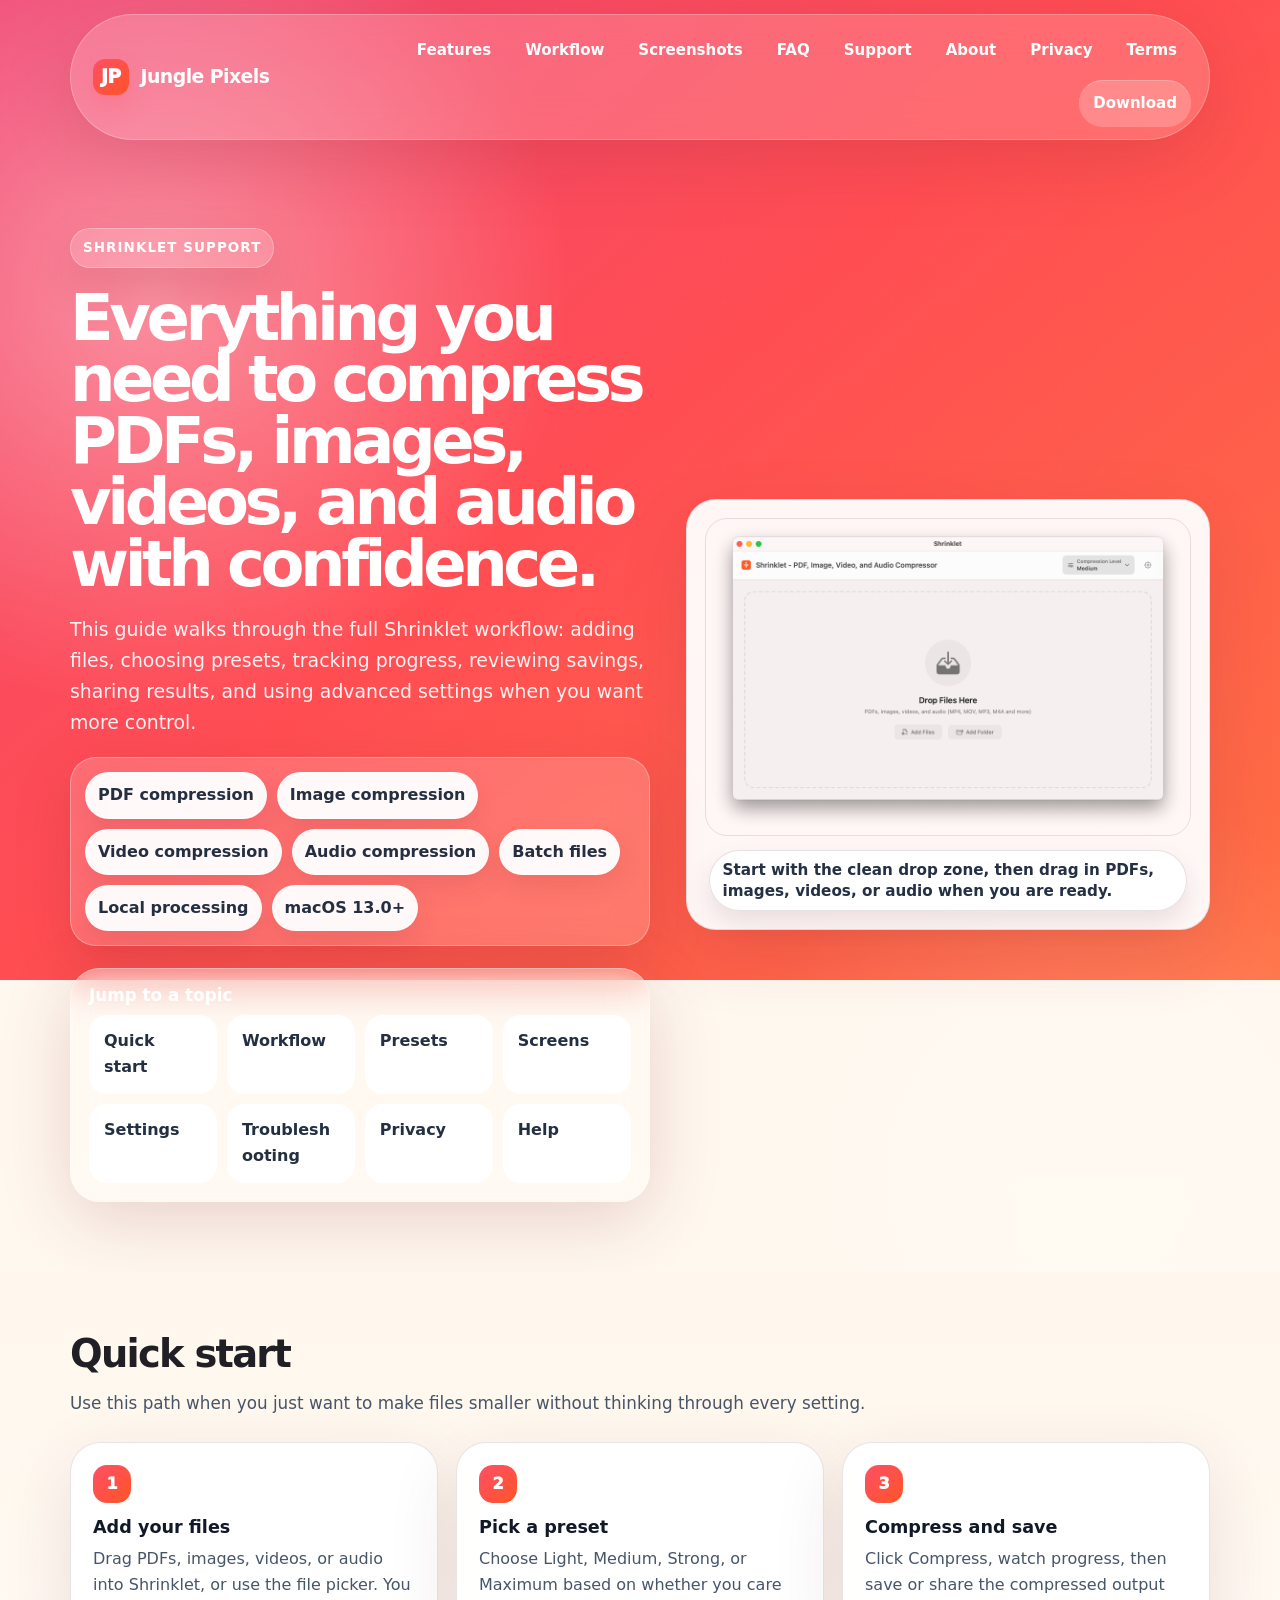
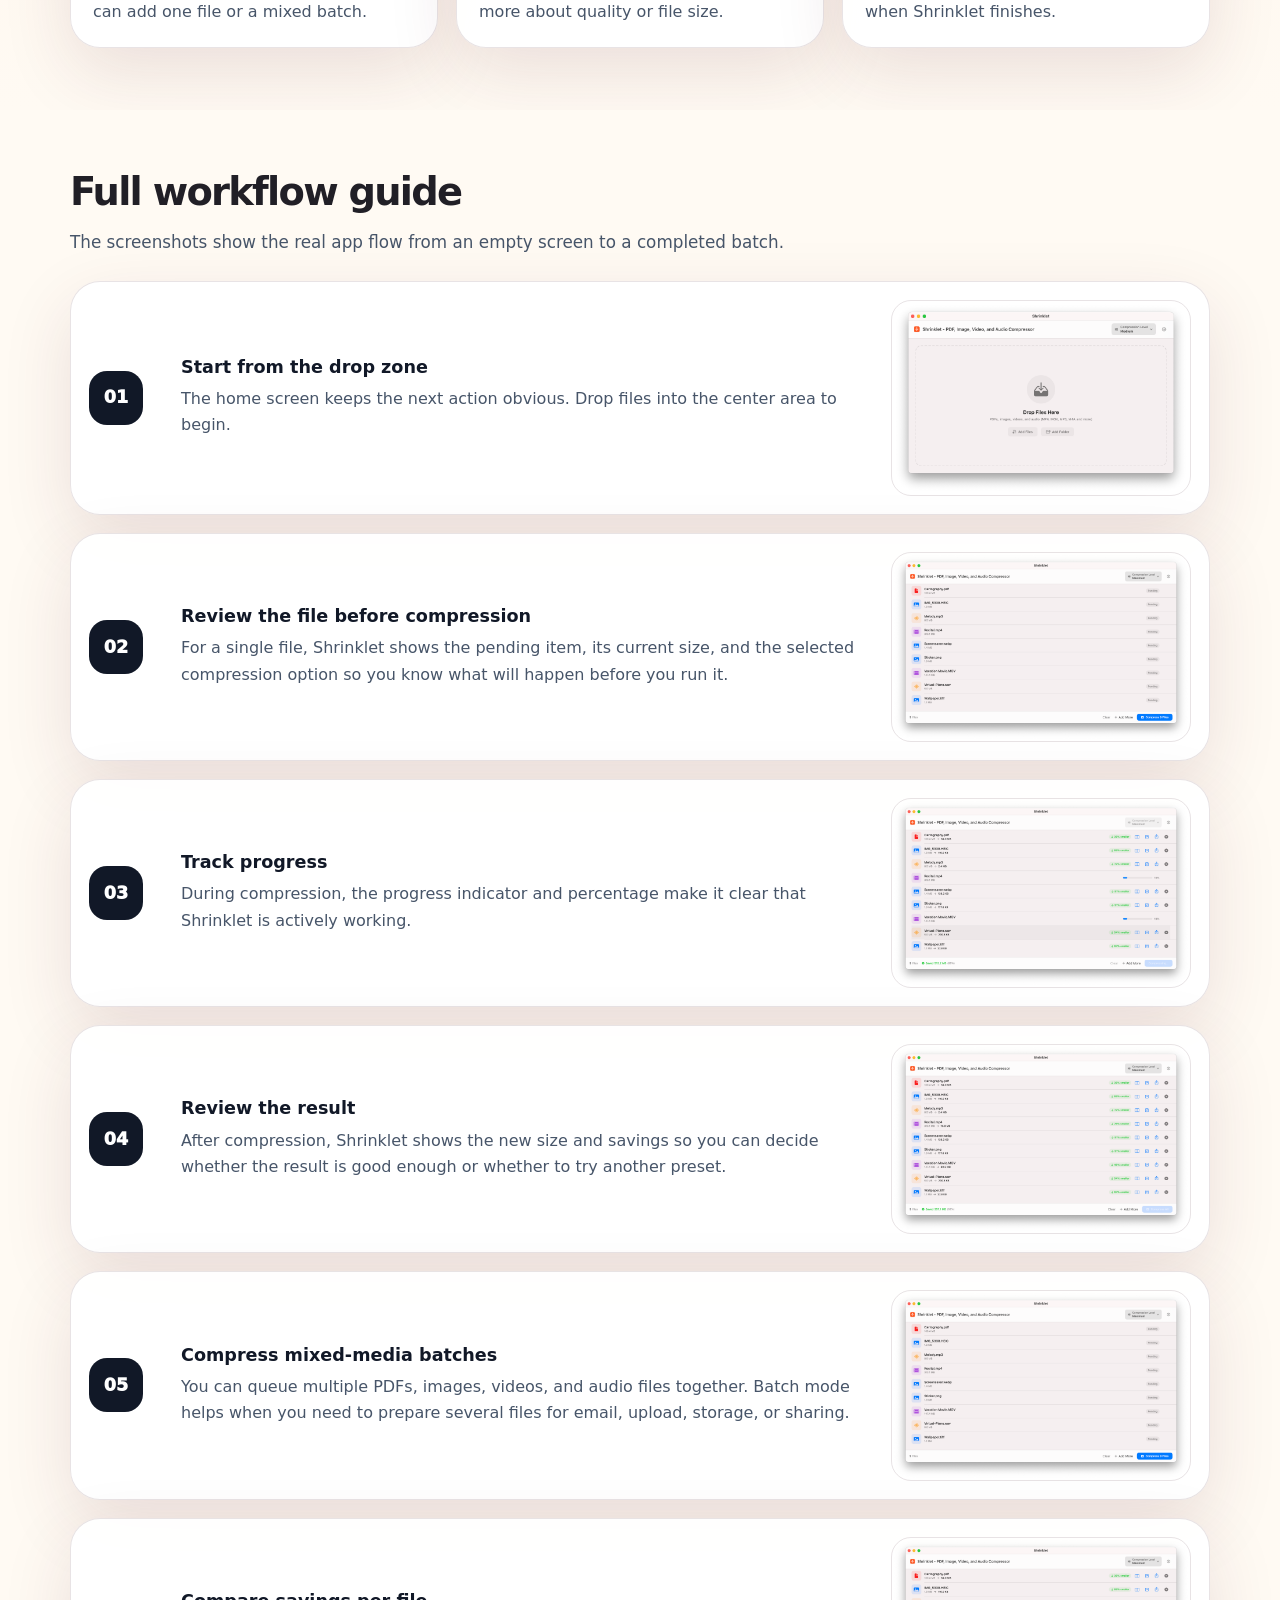
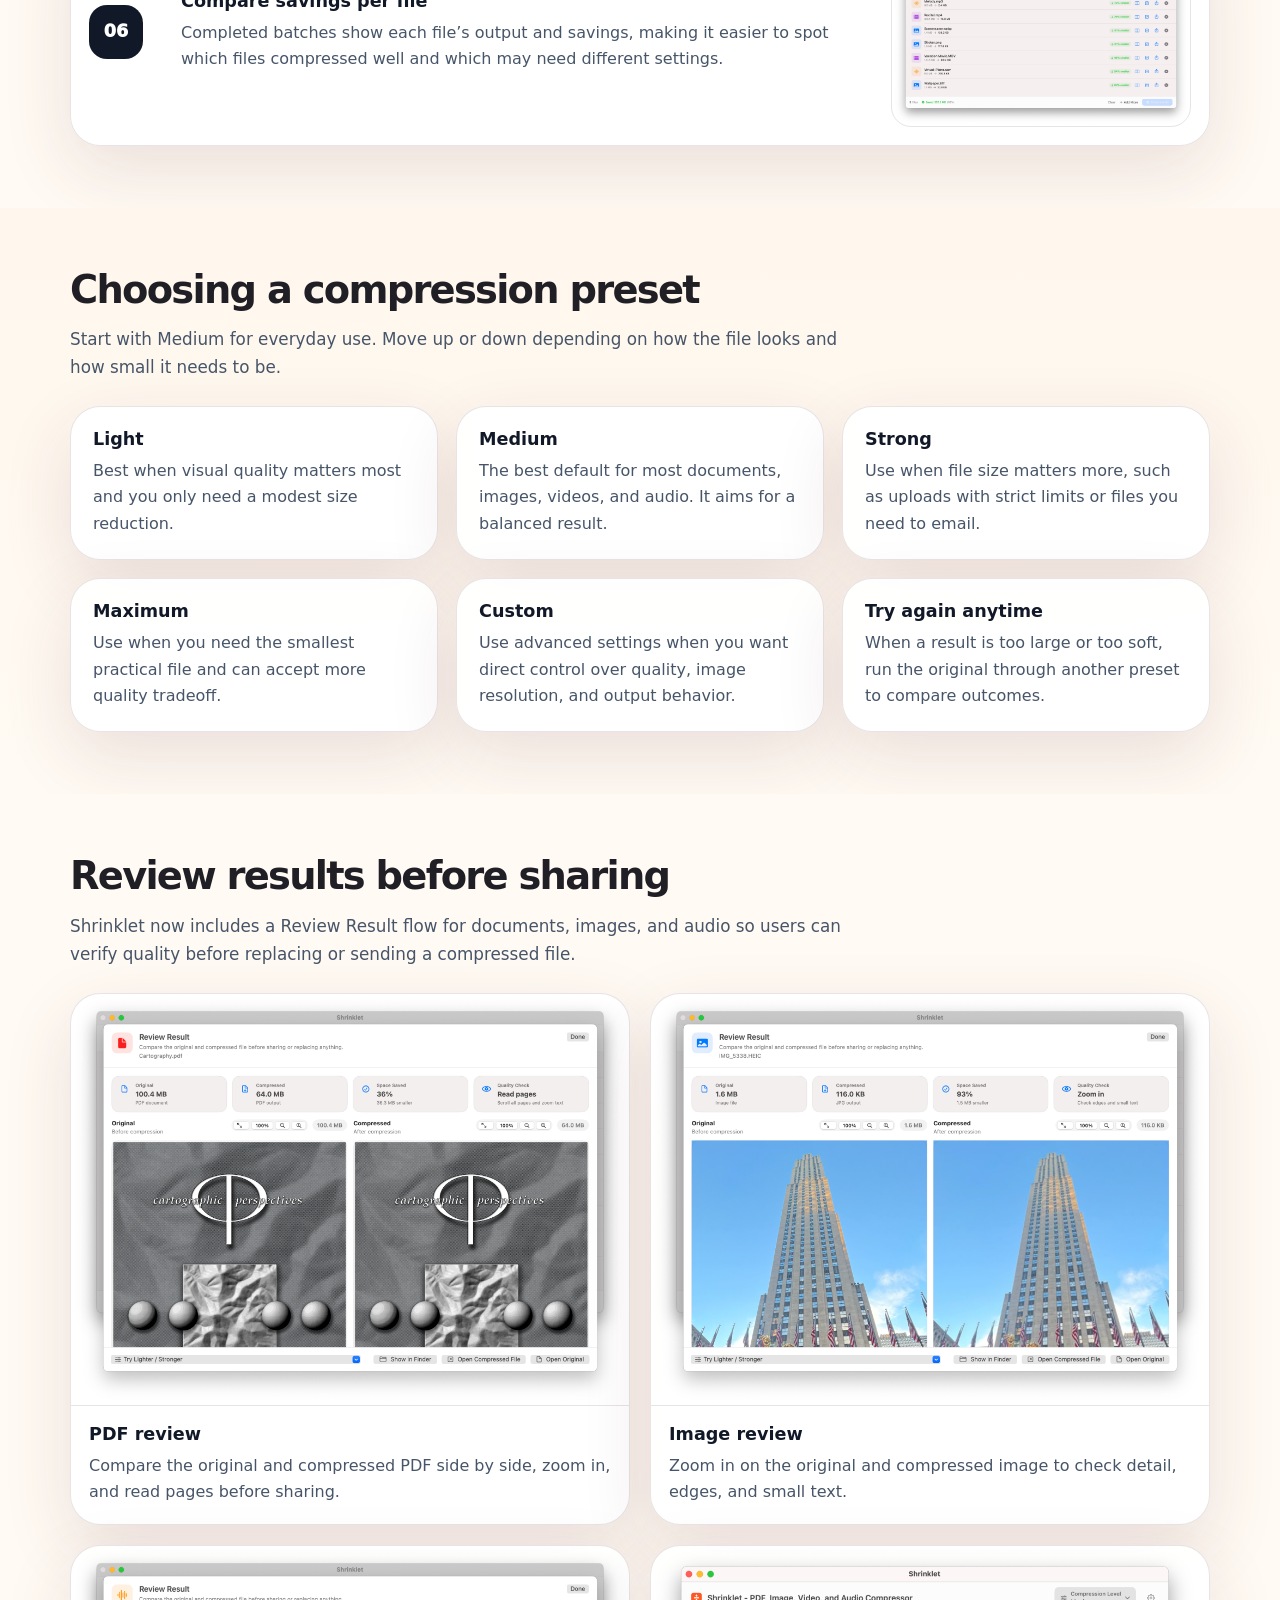
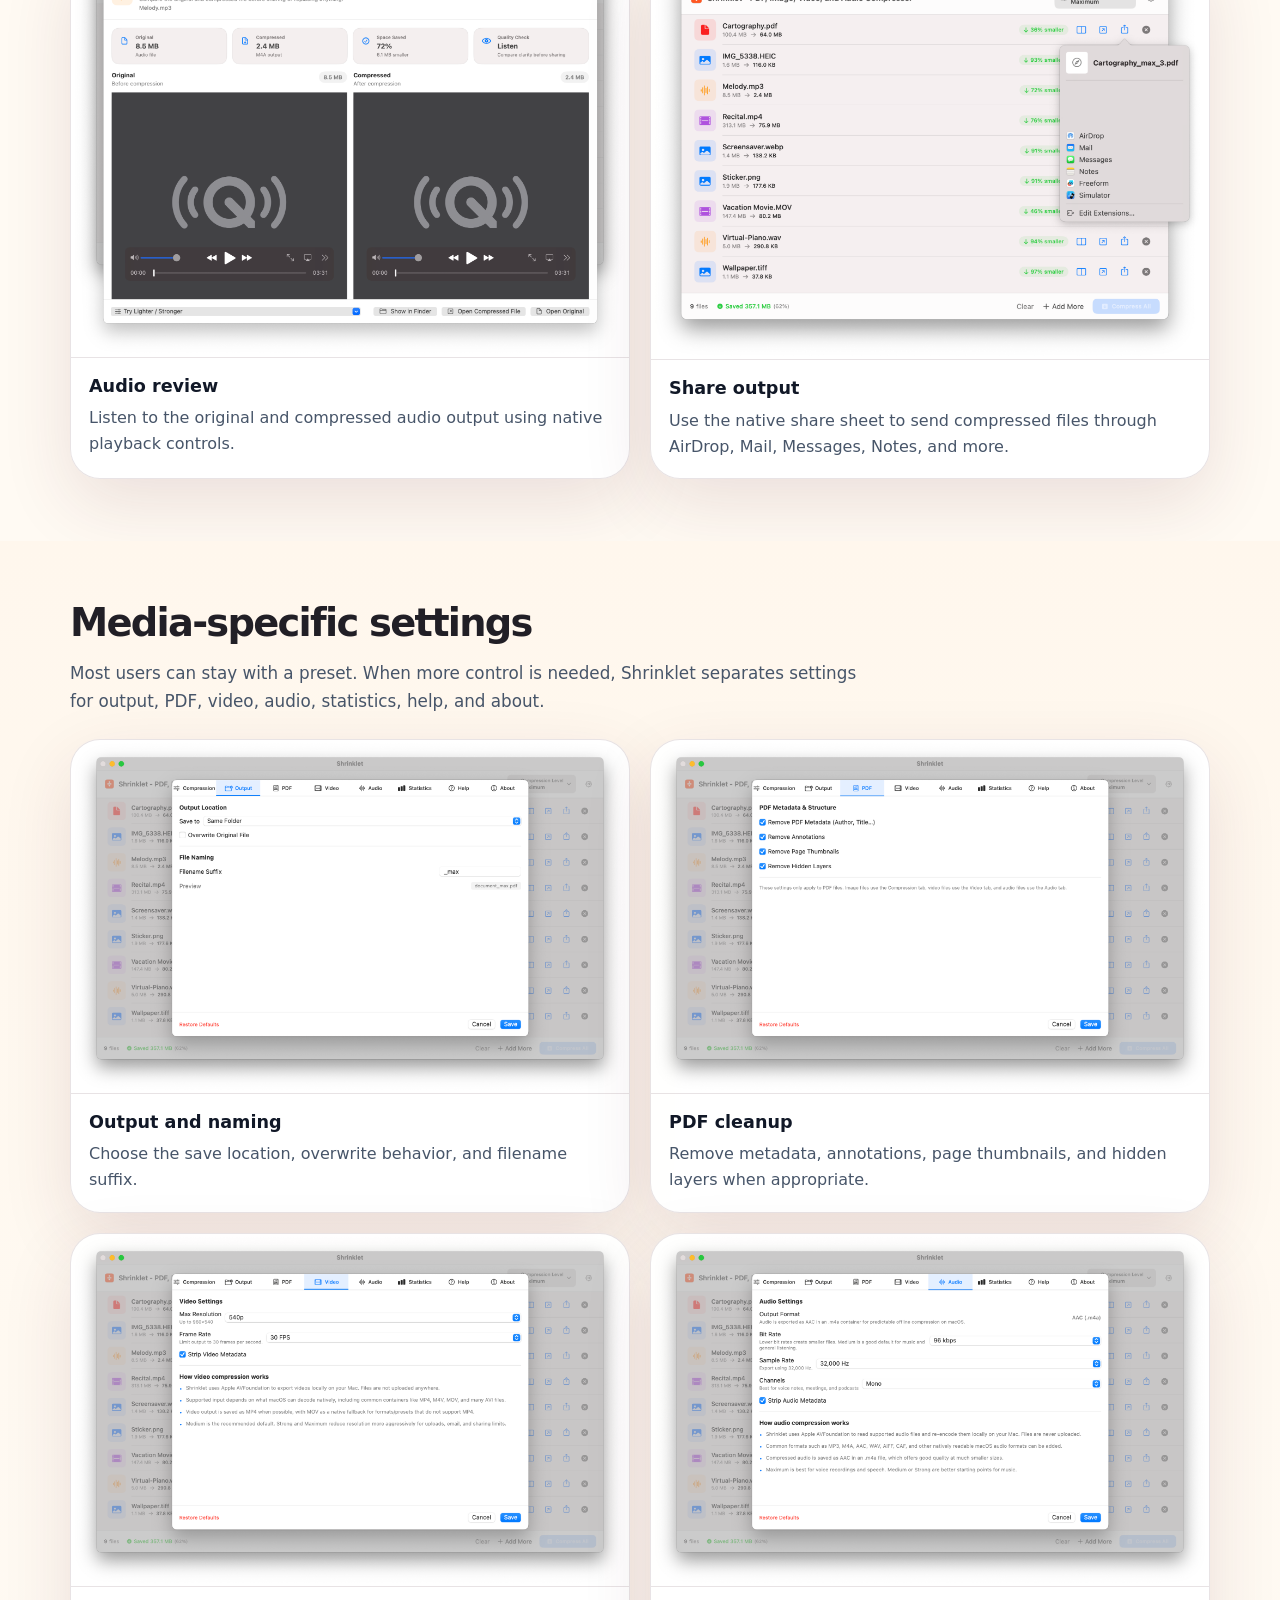
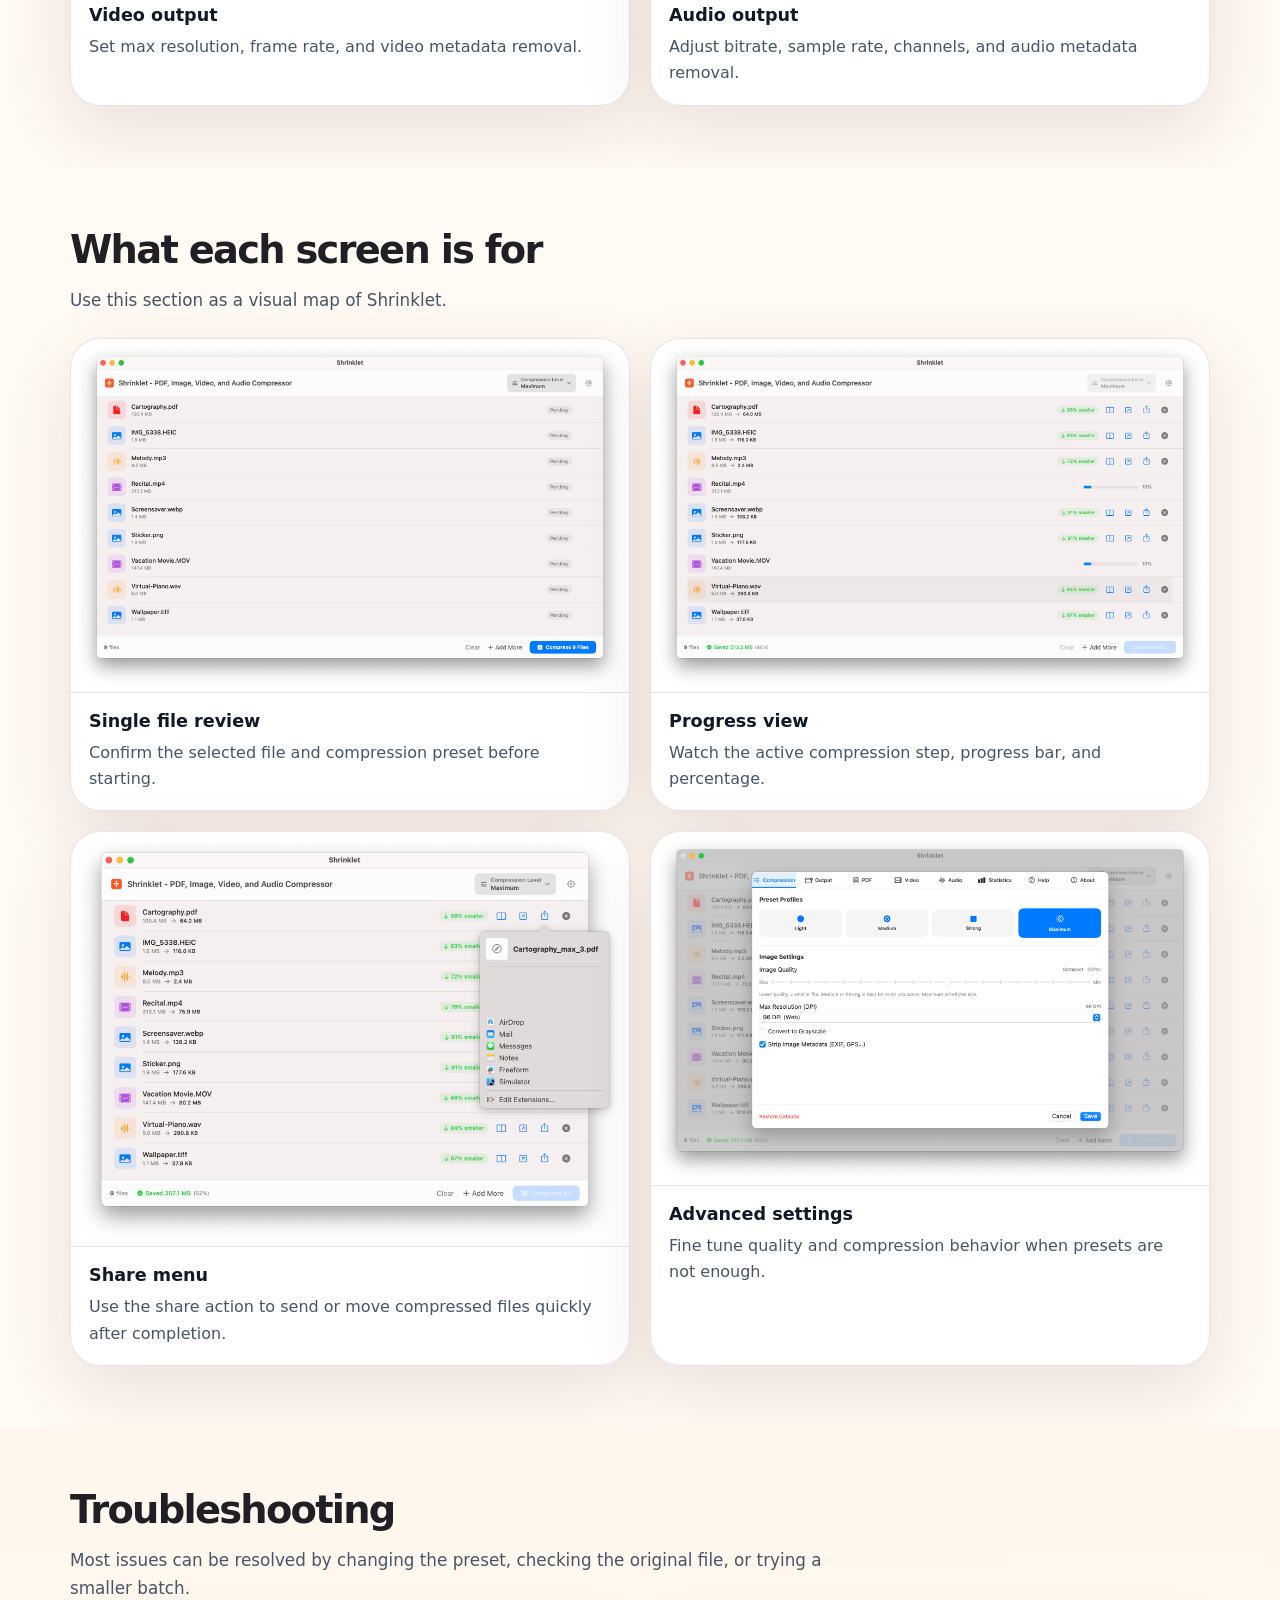
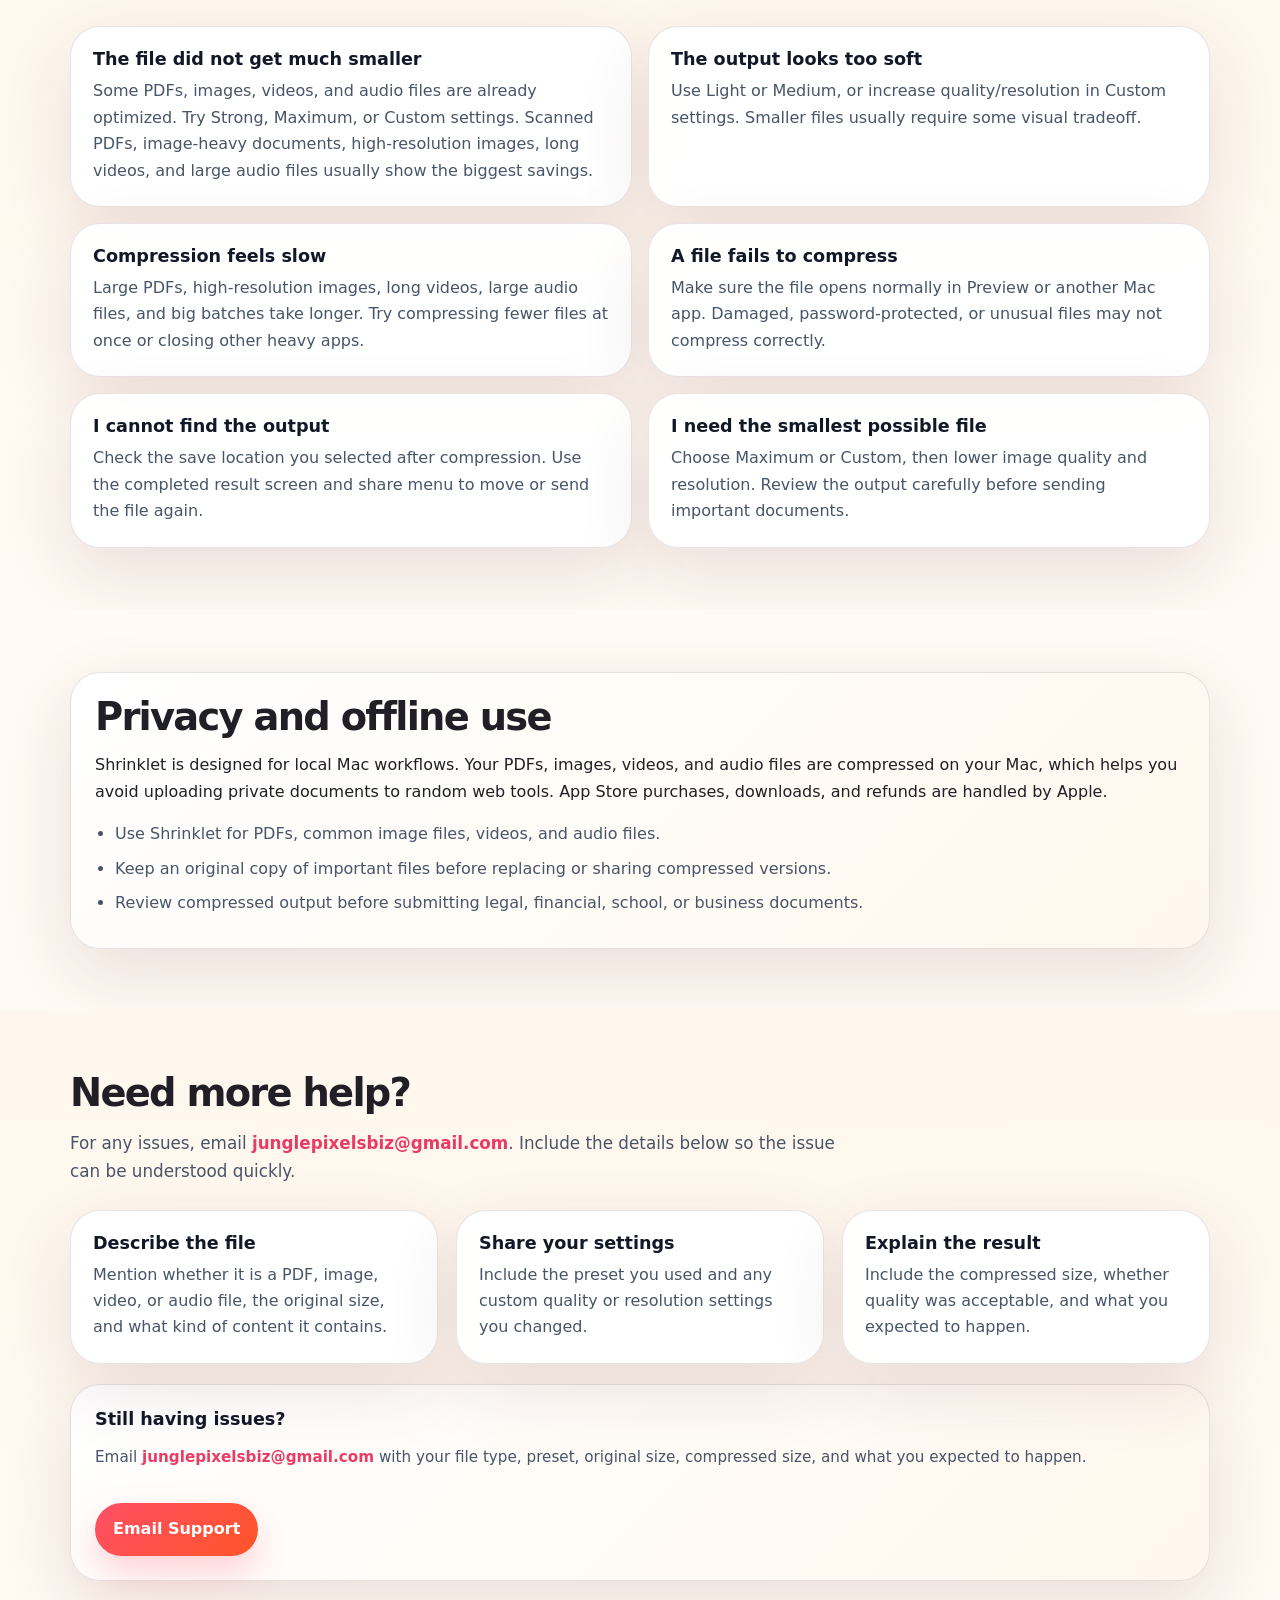
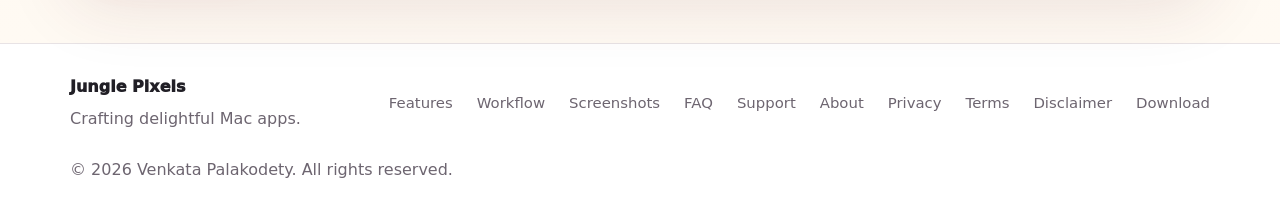
<file: support.html>
<!DOCTYPE html>

<html lang="en">
<head>
<meta charset="utf-8"/>
<meta content="width=device-width, initial-scale=1" name="viewport"/>
<title>Support | Shrinklet by Jungle Pixels</title>
<meta content="Support guide for Shrinklet, the private Mac app for compressing PDFs, images, videos, and audio locally." name="description"/>
<link href="css/pages/support.css" rel="stylesheet"/>
</head>
<body>
<header class="nav container" id="siteNav">
<div class="nav-inner">
<a aria-label="Jungle Pixels home" class="brand" href="/index.html">
<span class="mark">JP</span><span>Jungle Pixels</span>
</a>
<nav aria-label="Primary navigation" class="nav-links">
<a href="/index.html#features">Features</a>
<a href="/index.html#workflow">Workflow</a>
<a href="/index.html#screenshots">Screenshots</a>
<a href="/index.html#faq">FAQ</a>
<a href="/support.html">Support</a>
<a href="/about.html">About</a>
<a href="/privacy.html">Privacy</a>
<a href="/terms-of-use.html">Terms</a>
<a class="nav-cta" href="/index.html#download">Download</a>
</nav>
</div>
</header>
<main>
<section class="hero">
<div class="container hero-grid">
<div>
<div class="eyebrow">Shrinklet Support</div>
<h1>Everything you need to compress PDFs, images, videos, and audio with confidence.</h1>
<p class="lead">This guide walks through the full Shrinklet workflow: adding files, choosing presets, tracking progress, reviewing savings, sharing results, and using advanced settings when you want more control.</p>
<div aria-label="Support highlights" class="pill-row">
<span class="pill">PDF compression</span>
<span class="pill">Image compression</span>
<span class="pill">Video compression</span>
<span class="pill">Audio compression</span>
<span class="pill">Batch files</span>
<span class="pill">Local processing</span>
<span class="pill">macOS 13.0+</span>
</div>
<div aria-label="Support contents" class="toc">
<h2>Jump to a topic</h2>
<div class="toc-grid">
<a href="#quick-start">Quick start</a>
<a href="#workflow-guide">Workflow</a>
<a href="#presets">Presets</a>
<a href="#screens">Screens</a>
<a href="#settings">Settings</a>
<a href="#troubleshooting">Troubleshooting</a>
<a href="#privacy">Privacy</a>
<a href="#faq-support">Help</a>
</div>
</div>
</div>
<div class="hero-card">
<img alt="Shrinklet clean drop zone screen" loading="eager" src="assets/screenshots/01-drop-zone.png"/>
<p class="note hero-note">Start with the clean drop zone, then drag in PDFs, images, videos, or audio when you are ready.</p>
</div>
</div>
</section>
<section class="section alt" id="quick-start">
<div class="container">
<div class="section-head">
<h2>Quick start</h2>
<p>Use this path when you just want to make files smaller without thinking through every setting.</p>
</div>
<div class="cards">
<article class="card"><div class="badge">1</div><h3>Add your files</h3><p>Drag PDFs, images, videos, or audio into Shrinklet, or use the file picker. You can add one file or a mixed batch.</p></article>
<article class="card"><div class="badge">2</div><h3>Pick a preset</h3><p>Choose Light, Medium, Strong, or Maximum based on whether you care more about quality or file size.</p></article>
<article class="card"><div class="badge">3</div><h3>Compress and save</h3><p>Click Compress, watch progress, then save or share the compressed output when Shrinklet finishes.</p></article>
</div>
</div>
</section>
<section class="section" id="workflow-guide">
<div class="container">
<div class="section-head">
<h2>Full workflow guide</h2>
<p>The screenshots show the real app flow from an empty screen to a completed batch.</p>
</div>
<div class="steps">
<article class="step"><div class="step-num">01</div><div><h3>Start from the drop zone</h3><p>The home screen keeps the next action obvious. Drop files into the center area to begin.</p></div><img alt="Shrinklet drop zone" loading="lazy" src="assets/screenshots/01-drop-zone.png"/></article>
<article class="step"><div class="step-num">02</div><div><h3>Review the file before compression</h3><p>For a single file, Shrinklet shows the pending item, its current size, and the selected compression option so you know what will happen before you run it.</p></div><img alt="Single pending file in Shrinklet" loading="lazy" src="assets/screenshots/02-batch-pending.png"/></article>
<article class="step"><div class="step-num">03</div><div><h3>Track progress</h3><p>During compression, the progress indicator and percentage make it clear that Shrinklet is actively working.</p></div><img alt="Compression progress in Shrinklet" loading="lazy" src="assets/screenshots/06-compressing-progress.png"/></article>
<article class="step"><div class="step-num">04</div><div><h3>Review the result</h3><p>After compression, Shrinklet shows the new size and savings so you can decide whether the result is good enough or whether to try another preset.</p></div><img alt="Single completed compression result" loading="lazy" src="assets/screenshots/07-batch-complete.png"/></article>
<article class="step"><div class="step-num">05</div><div><h3>Compress mixed-media batches</h3><p>You can queue multiple PDFs, images, videos, and audio files together. Batch mode helps when you need to prepare several files for email, upload, storage, or sharing.</p></div><img alt="Pending batch in Shrinklet" loading="lazy" src="assets/screenshots/02-batch-pending.png"/></article>
<article class="step"><div class="step-num">06</div><div><h3>Compare savings per file</h3><p>Completed batches show each file’s output and savings, making it easier to spot which files compressed well and which may need different settings.</p></div><img alt="Completed batch result in Shrinklet" loading="lazy" src="assets/screenshots/07-batch-complete.png"/></article>
</div>
</div>
</section>
<section class="section alt" id="presets">
<div class="container">
<div class="section-head"><h2>Choosing a compression preset</h2><p>Start with Medium for everyday use. Move up or down depending on how the file looks and how small it needs to be.</p></div>
<div class="cards">
<article class="card"><h3>Light</h3><p>Best when visual quality matters most and you only need a modest size reduction.</p></article>
<article class="card"><h3>Medium</h3><p>The best default for most documents, images, videos, and audio. It aims for a balanced result.</p></article>
<article class="card"><h3>Strong</h3><p>Use when file size matters more, such as uploads with strict limits or files you need to email.</p></article>
<article class="card"><h3>Maximum</h3><p>Use when you need the smallest practical file and can accept more quality tradeoff.</p></article>
<article class="card"><h3>Custom</h3><p>Use advanced settings when you want direct control over quality, image resolution, and output behavior.</p></article>
<article class="card"><h3>Try again anytime</h3><p>When a result is too large or too soft, run the original through another preset to compare outcomes.</p></article>
</div>
</div>
</section>

<section class="section" id="review-results">
<div class="container">
<div class="section-head"><h2>Review results before sharing</h2><p>Shrinklet now includes a Review Result flow for documents, images, and audio so users can verify quality before replacing or sending a compressed file.</p></div>
<div class="shot-grid">
<article class="shot-card"><img alt="PDF review result" loading="lazy" src="assets/screenshots/08-pdf-review.png"/><div class="shot-body"><h3>PDF review</h3><p>Compare the original and compressed PDF side by side, zoom in, and read pages before sharing.</p></div></article>
<article class="shot-card"><img alt="Image review result" loading="lazy" src="assets/screenshots/17-image-review.png"/><div class="shot-body"><h3>Image review</h3><p>Zoom in on the original and compressed image to check detail, edges, and small text.</p></div></article>
<article class="shot-card"><img alt="Audio review result" loading="lazy" src="assets/screenshots/18-audio-review.png"/><div class="shot-body"><h3>Audio review</h3><p>Listen to the original and compressed audio output using native playback controls.</p></div></article>
<article class="shot-card"><img alt="Share compressed file" loading="lazy" src="assets/screenshots/19-share-menu.png"/><div class="shot-body"><h3>Share output</h3><p>Use the native share sheet to send compressed files through AirDrop, Mail, Messages, Notes, and more.</p></div></article>
</div>
</div>
</section>
<section class="section alt" id="media-settings">
<div class="container">
<div class="section-head"><h2>Media-specific settings</h2><p>Most users can stay with a preset. When more control is needed, Shrinklet separates settings for output, PDF, video, audio, statistics, help, and about.</p></div>
<div class="shot-grid">
<article class="shot-card"><img alt="Output settings" loading="lazy" src="assets/screenshots/10-output-settings.png"/><div class="shot-body"><h3>Output and naming</h3><p>Choose the save location, overwrite behavior, and filename suffix.</p></div></article>
<article class="shot-card"><img alt="PDF settings" loading="lazy" src="assets/screenshots/11-pdf-settings.png"/><div class="shot-body"><h3>PDF cleanup</h3><p>Remove metadata, annotations, page thumbnails, and hidden layers when appropriate.</p></div></article>
<article class="shot-card"><img alt="Video settings" loading="lazy" src="assets/screenshots/12-video-settings.png"/><div class="shot-body"><h3>Video output</h3><p>Set max resolution, frame rate, and video metadata removal.</p></div></article>
<article class="shot-card"><img alt="Audio settings" loading="lazy" src="assets/screenshots/13-audio-settings.png"/><div class="shot-body"><h3>Audio output</h3><p>Adjust bitrate, sample rate, channels, and audio metadata removal.</p></div></article>
</div>
</div>
</section>
<section class="section" id="screens">
<div class="container">
<div class="section-head"><h2>What each screen is for</h2><p>Use this section as a visual map of Shrinklet.</p></div>
<div class="shot-grid">
<article class="shot-card"><img alt="Single file pending screen" loading="lazy" src="assets/screenshots/02-batch-pending.png"/><div class="shot-body"><h3>Single file review</h3><p>Confirm the selected file and compression preset before starting.</p></div></article>
<article class="shot-card"><img alt="Progress screen" loading="lazy" src="assets/screenshots/06-compressing-progress.png"/><div class="shot-body"><h3>Progress view</h3><p>Watch the active compression step, progress bar, and percentage.</p></div></article>
<article class="shot-card"><img alt="Share menu" loading="lazy" src="assets/screenshots/19-share-menu.png"/><div class="shot-body"><h3>Share menu</h3><p>Use the share action to send or move compressed files quickly after completion.</p></div></article>
<article class="shot-card" id="settings"><img alt="Advanced settings" loading="lazy" src="assets/screenshots/09-compression-settings.png"/><div class="shot-body"><h3>Advanced settings</h3><p>Fine tune quality and compression behavior when presets are not enough.</p></div></article>
</div>
</div>
</section>
<section class="section alt" id="troubleshooting">
<div class="container">
<div class="section-head"><h2>Troubleshooting</h2><p>Most issues can be resolved by changing the preset, checking the original file, or trying a smaller batch.</p></div>
<div class="faq">
<article class="card"><h3>The file did not get much smaller</h3><p>Some PDFs, images, videos, and audio files are already optimized. Try Strong, Maximum, or Custom settings. Scanned PDFs, image-heavy documents, high-resolution images, long videos, and large audio files usually show the biggest savings.</p></article>
<article class="card"><h3>The output looks too soft</h3><p>Use Light or Medium, or increase quality/resolution in Custom settings. Smaller files usually require some visual tradeoff.</p></article>
<article class="card"><h3>Compression feels slow</h3><p>Large PDFs, high-resolution images, long videos, large audio files, and big batches take longer. Try compressing fewer files at once or closing other heavy apps.</p></article>
<article class="card"><h3>A file fails to compress</h3><p>Make sure the file opens normally in Preview or another Mac app. Damaged, password-protected, or unusual files may not compress correctly.</p></article>
<article class="card"><h3>I cannot find the output</h3><p>Check the save location you selected after compression. Use the completed result screen and share menu to move or send the file again.</p></article>
<article class="card"><h3>I need the smallest possible file</h3><p>Choose Maximum or Custom, then lower image quality and resolution. Review the output carefully before sending important documents.</p></article>
</div>
</div>
</section>
<section class="section" id="privacy">
<div class="container">
<div class="callout">
<h2>Privacy and offline use</h2>
<p>Shrinklet is designed for local Mac workflows. Your PDFs, images, videos, and audio files are compressed on your Mac, which helps you avoid uploading private documents to random web tools. App Store purchases, downloads, and refunds are handled by Apple.</p>
<ul class="support-list">
<li>Use Shrinklet for PDFs, common image files, videos, and audio files.</li>
<li>Keep an original copy of important files before replacing or sharing compressed versions.</li>
<li>Review compressed output before submitting legal, financial, school, or business documents.</li>
</ul>
</div>
</div>
</section>
<section class="section alt" id="faq-support">
<div class="container">
<div class="section-head"><h2>Need more help?</h2><p>For any issues, email <a href="mailto:junglepixelsbiz@gmail.com">junglepixelsbiz@gmail.com</a>. Include the details below so the issue can be understood quickly.</p></div>
<div class="cards">
<article class="card"><h3>Describe the file</h3><p>Mention whether it is a PDF, image, video, or audio file, the original size, and what kind of content it contains.</p></article>
<article class="card"><h3>Share your settings</h3><p>Include the preset you used and any custom quality or resolution settings you changed.</p></article>
<article class="card"><h3>Explain the result</h3><p>Include the compressed size, whether quality was acceptable, and what you expected to happen.</p></article>
</div>
<div class="callout callout--support-actions">
<div><h3>Still having issues?</h3><p class="note">Email <a href="mailto:junglepixelsbiz@gmail.com">junglepixelsbiz@gmail.com</a> with your file type, preset, original size, compressed size, and what you expected to happen.</p></div>
<a class="button" href="mailto:junglepixelsbiz@gmail.com">Email Support</a>
</div>
</div>
</section>
</main>
<footer>
<div class="container footer-row">
<div>
<div class="footer-brand">
<span>Jungle Pixels</span>
</div>
<div class="footer-tagline">Crafting delightful Mac apps.</div>
</div>
<nav aria-label="Footer navigation" class="footer-links">
<a href="/index.html#features">Features</a>
<a href="/index.html#workflow">Workflow</a>
<a href="/index.html#screenshots">Screenshots</a>
<a href="/index.html#faq">FAQ</a>

<a href="/support.html">Support</a><a href="/about.html">About</a>
    
<a href="/privacy.html">Privacy</a>
<a href="/terms-of-use.html">Terms</a>
<a href="/disclaimer.html">Disclaimer</a>
<a href="/index.html#download">Download</a>
</nav>
<div>© 2026 Venkata Palakodety. All rights reserved.</div>
</div>
</footer>
<script>
    const nav = document.getElementById('siteNav');
    const updateNav = () => {
      if (nav) nav.classList.toggle('scrolled', window.scrollY > 40);
    };
    updateNav();
    window.addEventListener('scroll', updateNav, { passive: true });
  </script>
</body>
</html>
</file>
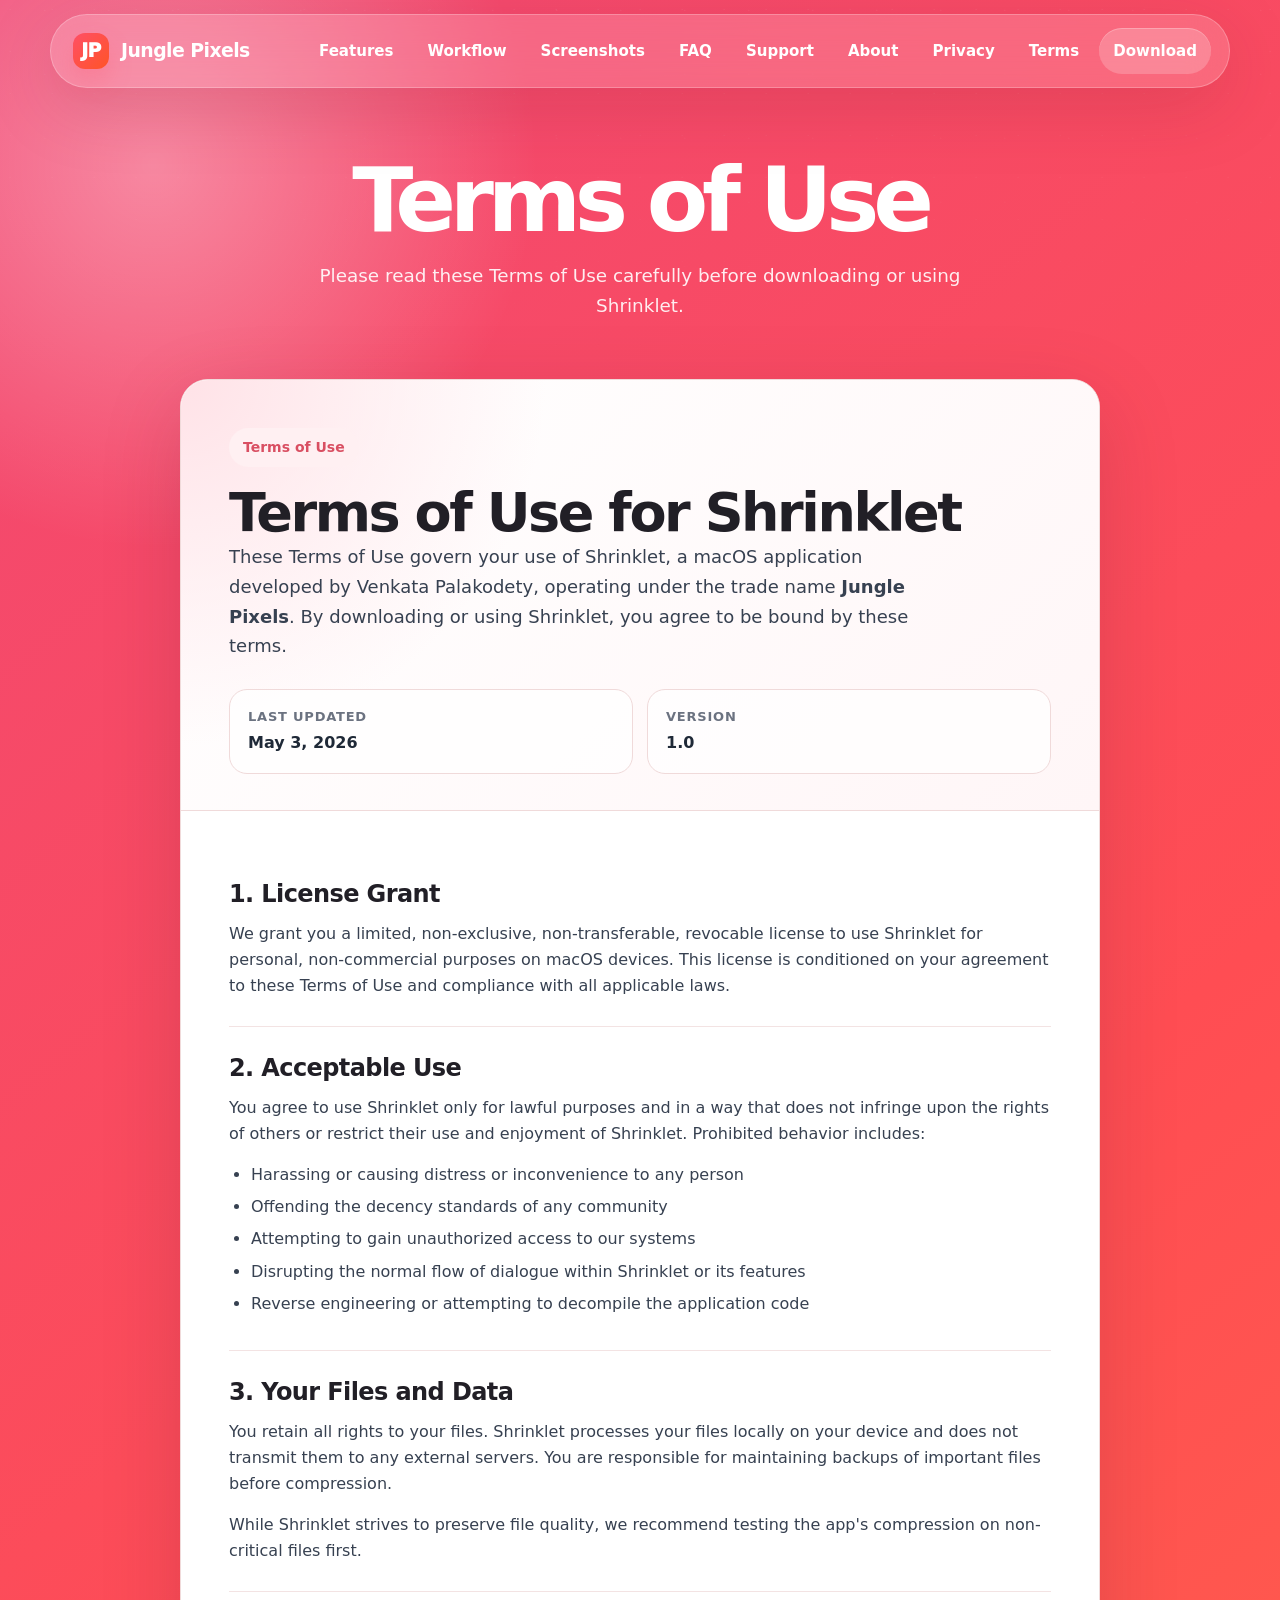
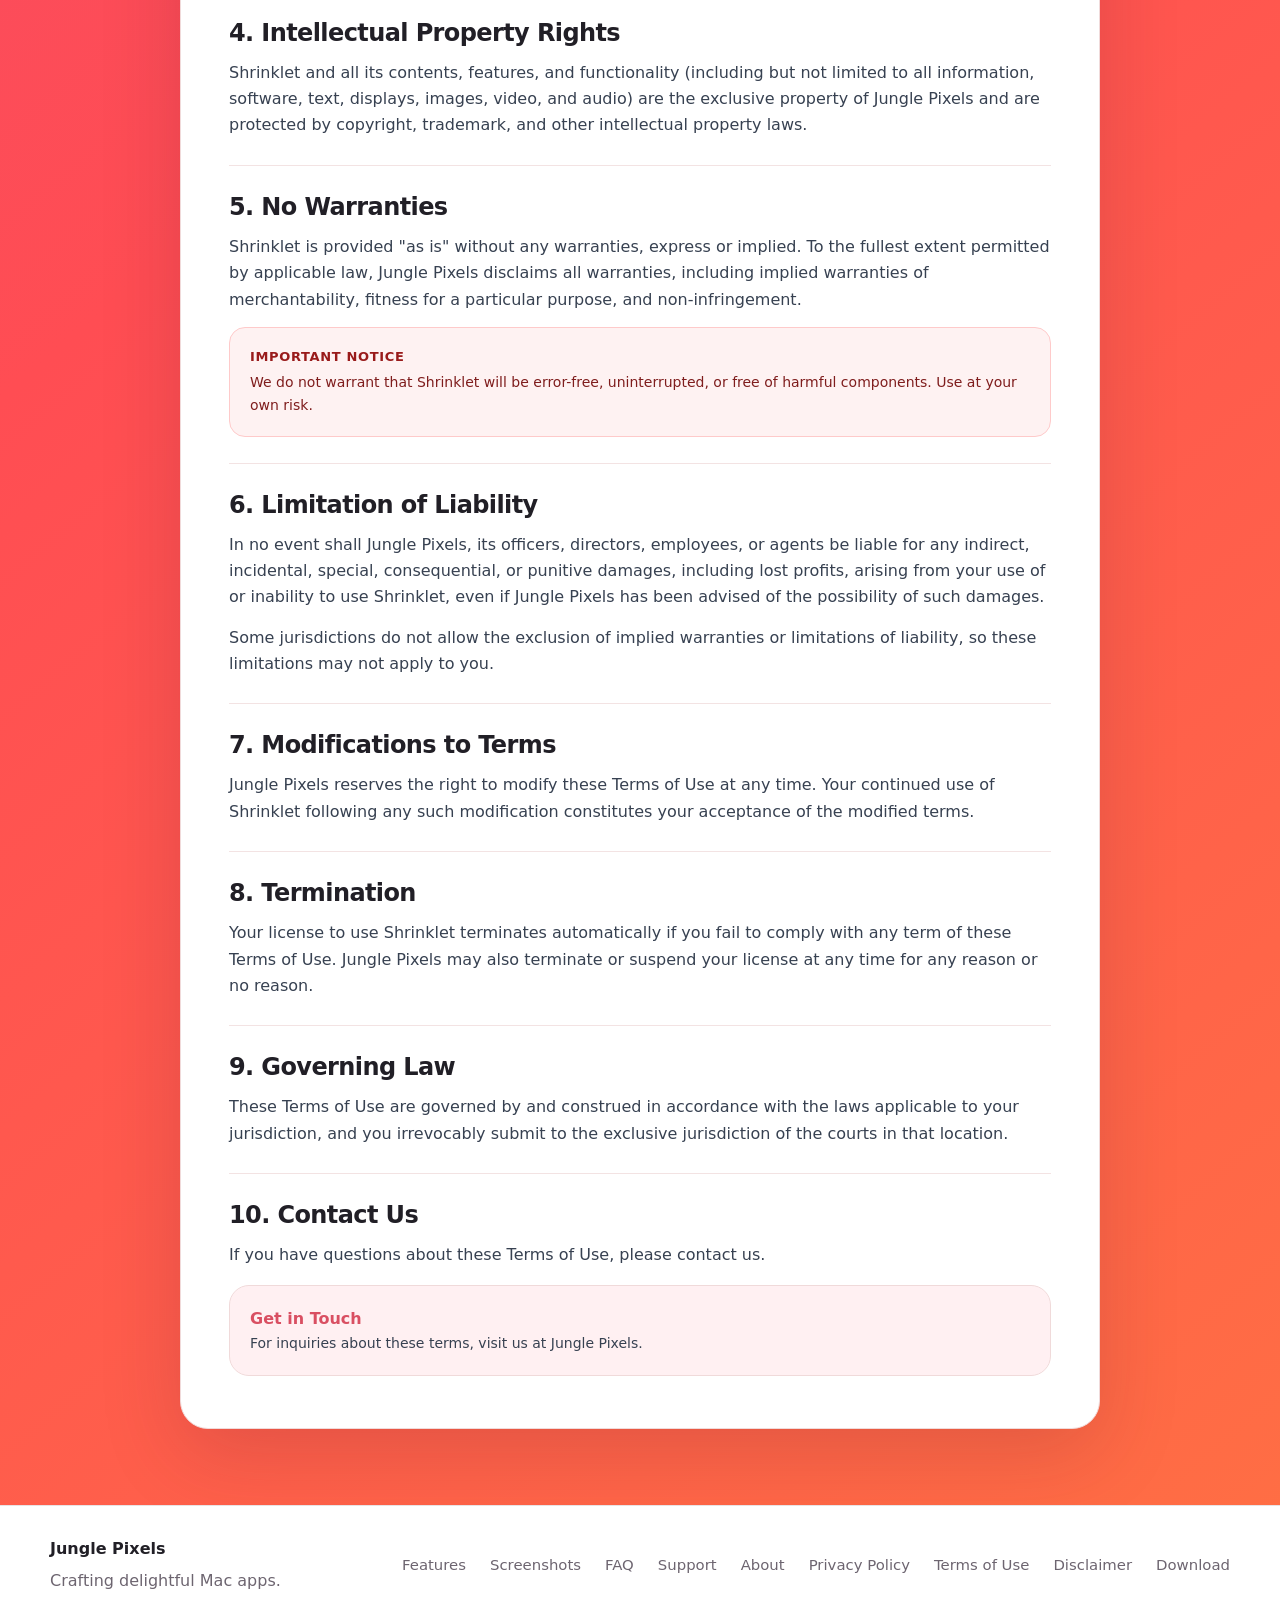
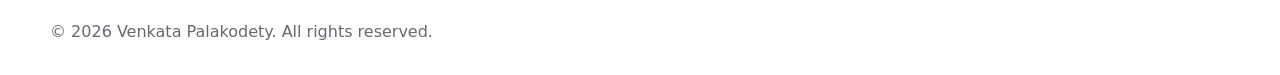
<file: terms-of-use.html>
<!DOCTYPE html>

<html lang="en">
<head>
<meta charset="utf-8"/>
<meta content="width=device-width, initial-scale=1.0" name="viewport"/>
<title>Terms of Use — Shrinklet</title>
<meta content="Terms of Use for Shrinklet by Jungle Pixels." name="description"/>
<meta content="#ff4f66" name="theme-color"/>
<link href="css/pages/legal.css" rel="stylesheet"/>
</head>
<body>
<header class="nav container" id="siteNav">
<div class="nav-inner">
<a aria-label="Jungle Pixels home" class="brand" href="/index.html">
<span class="mark">JP</span><span>Jungle Pixels</span>
</a>
<nav aria-label="Primary navigation" class="nav-links">
<a href="/index.html#features">Features</a>
<a href="/index.html#workflow">Workflow</a>
<a href="/index.html#screenshots">Screenshots</a>
<a href="/index.html#faq">FAQ</a>
<a href="/support.html">Support</a>
<a href="/about.html">About</a>
<a href="/privacy.html">Privacy</a>
<a href="/terms-of-use.html">Terms</a>
<a class="nav-cta" href="/index.html#download">Download</a>
</nav>
</div>
</header>
<section class="privacy-hero">
<div class="container">
<h1>Terms of Use</h1>
<p>Please read these Terms of Use carefully before downloading or using Shrinklet.</p>
</div>
</section>
<div class="page">
<article class="policy-card">
<header class="policy-header">
<div class="badge">Terms of Use</div>
<h1>Terms of Use for Shrinklet</h1>
<p class="intro">
          These Terms of Use govern your use of Shrinklet, a macOS application developed by Venkata Palakodety, operating under the trade name <strong>Jungle Pixels</strong>. By downloading or using Shrinklet, you agree to be bound by these terms.
        </p>
<div class="meta">
<div class="meta-item">
<span class="meta-label">Last Updated</span>
<span class="meta-value">May 3, 2026</span>
</div>
<div class="meta-item">
<span class="meta-label">Version</span>
<span class="meta-value">1.0</span>
</div>
</div>
</header>
<main>
<section>
<h2>1. License Grant</h2>
<p>We grant you a limited, non-exclusive, non-transferable, revocable license to use Shrinklet for personal, non-commercial purposes on macOS devices. This license is conditioned on your agreement to these Terms of Use and compliance with all applicable laws.</p>
</section>
<section>
<h2>2. Acceptable Use</h2>
<p>You agree to use Shrinklet only for lawful purposes and in a way that does not infringe upon the rights of others or restrict their use and enjoyment of Shrinklet. Prohibited behavior includes:</p>
<ul>
<li>Harassing or causing distress or inconvenience to any person</li>
<li>Offending the decency standards of any community</li>
<li>Attempting to gain unauthorized access to our systems</li>
<li>Disrupting the normal flow of dialogue within Shrinklet or its features</li>
<li>Reverse engineering or attempting to decompile the application code</li>
</ul>
</section>
<section>
<h2>3. Your Files and Data</h2>
<p>You retain all rights to your files. Shrinklet processes your files locally on your device and does not transmit them to any external servers. You are responsible for maintaining backups of important files before compression.</p>
<p>While Shrinklet strives to preserve file quality, we recommend testing the app's compression on non-critical files first.</p>
</section>
<section>
<h2>4. Intellectual Property Rights</h2>
<p>Shrinklet and all its contents, features, and functionality (including but not limited to all information, software, text, displays, images, video, and audio) are the exclusive property of Jungle Pixels and are protected by copyright, trademark, and other intellectual property laws.</p>
</section>
<section>
<h2>5. No Warranties</h2>
<p>Shrinklet is provided "as is" without any warranties, express or implied. To the fullest extent permitted by applicable law, Jungle Pixels disclaims all warranties, including implied warranties of merchantability, fitness for a particular purpose, and non-infringement.</p>
<div class="important-box">
<strong>Important Notice</strong>
            We do not warrant that Shrinklet will be error-free, uninterrupted, or free of harmful components. Use at your own risk.
          </div>
</section>
<section>
<h2>6. Limitation of Liability</h2>
<p>In no event shall Jungle Pixels, its officers, directors, employees, or agents be liable for any indirect, incidental, special, consequential, or punitive damages, including lost profits, arising from your use of or inability to use Shrinklet, even if Jungle Pixels has been advised of the possibility of such damages.</p>
<p>Some jurisdictions do not allow the exclusion of implied warranties or limitations of liability, so these limitations may not apply to you.</p>
</section>
<section>
<h2>7. Modifications to Terms</h2>
<p>Jungle Pixels reserves the right to modify these Terms of Use at any time. Your continued use of Shrinklet following any such modification constitutes your acceptance of the modified terms.</p>
</section>
<section>
<h2>8. Termination</h2>
<p>Your license to use Shrinklet terminates automatically if you fail to comply with any term of these Terms of Use. Jungle Pixels may also terminate or suspend your license at any time for any reason or no reason.</p>
</section>
<section>
<h2>9. Governing Law</h2>
<p>These Terms of Use are governed by and construed in accordance with the laws applicable to your jurisdiction, and you irrevocably submit to the exclusive jurisdiction of the courts in that location.</p>
</section>
<section>
<h2>10. Contact Us</h2>
<p>If you have questions about these Terms of Use, please contact us.</p>
<div class="contact-box">
<strong class="contact-heading">Get in Touch</strong>
<p class="contact-copy">For inquiries about these terms, visit us at Jungle Pixels.</p>
</div>
</section>
</main>
</article>
</div>
<footer class="site-footer">
<div class="container footer-row">
<div>
<div class="footer-brand"><span>Jungle Pixels</span></div>
<div class="footer-tagline">Crafting delightful Mac apps.</div>
</div>
<nav aria-label="Footer navigation" class="footer-links">
<a href="/index.html#features">Features</a>
<a href="/index.html#screenshots">Screenshots</a>
<a href="/index.html#faq">FAQ</a>

<a href="/support.html">Support</a><a href="/about.html">About</a>
    
<a href="/privacy.html">Privacy Policy</a>
<a href="/terms-of-use.html">Terms of Use</a>
<a href="/disclaimer.html">Disclaimer</a>
<a href="/index.html#download">Download</a>
</nav>
<div>© 2026 Venkata Palakodety. All rights reserved.</div>
</div>
</footer>
<script>
    const nav = document.getElementById('siteNav');
    const updateNav = () => {
      if (nav) nav.classList.toggle('scrolled', window.scrollY > 40);
    };
    updateNav();
    window.addEventListener('scroll', updateNav, { passive: true });
  </script>
</body>
</html>
</file>
<file: css/pages/about.css>
@import "../main.css";

/* Page token overrides preserved from about.html. */
:root {
      --coral:#ff4f66; --orange:#ff5427; --ink:#211f26; --muted:#68626f;
      --line:rgba(80,45,55,.13); --card:#fff; --soft:#fff0f2;
      --shadow:0 24px 80px rgba(97,24,46,.18); --max:1180px;
    }

/* Page styles extracted from about.html. */
*{box-sizing:border-box}
    html{scroll-behavior:smooth}
    body{
      margin:0;
      font-family:ui-sans-serif,system-ui,-apple-system,BlinkMacSystemFont,"SF Pro Display","Segoe UI",Roboto,Helvetica,Arial,sans-serif;
      color:var(--ink);
      background:
        radial-gradient(circle at 12% 5%,rgba(255,255,255,.35),transparent 24rem),
        linear-gradient(140deg,#f14874 0%,#ff4d53 46%,#ff7043 100%);
      min-height:100vh;
      overflow-x:hidden;
      line-height:1.65;
    }
    body::before{
      content:"";position:fixed;inset:0;pointer-events:none;
      background-image:radial-gradient(circle at 24% 22%,rgba(255,255,255,.20),transparent 1px),radial-gradient(circle at 70% 16%,rgba(255,255,255,.18),transparent 1px);
      background-size:42px 42px,64px 64px;mask-image:linear-gradient(to bottom,black,transparent 48%);opacity:.55;z-index:-1;
    }
    a{color:inherit;text-decoration:none}
    img{display:block;max-width:100%}
    .container{width:min(var(--max),calc(100% - 40px));margin:0 auto}
    .nav{position:sticky;top:14px;z-index:100;margin-top:14px}
    .nav-inner{
      min-height:74px;border-radius:999px;display:flex;align-items:center;justify-content:space-between;gap:18px;
      padding:12px 18px 12px 22px;color:var(--ink);background:rgba(255,255,255,.94);
      border:1px solid rgba(80,45,55,.12);box-shadow:0 18px 45px rgba(91,40,55,.14);backdrop-filter:blur(18px);
    }
    .brand{display:flex;align-items:center;gap:12px;font-weight:850;letter-spacing:-.02em;font-size:1.2rem}
    .mark{
      width:36px;height:36px;border-radius:12px;background:linear-gradient(135deg,var(--coral),var(--orange));
      display:grid;place-items:center;color:#fff;font-weight:950;box-shadow:0 12px 24px rgba(255,79,102,.24);
    }
    .nav-links{display:flex;align-items:center;gap:6px;font-size:.95rem;font-weight:760;flex-wrap:wrap;}
    .nav-links a{padding:12px 16px;border-radius:999px}
    .nav-links a:hover{background:rgba(255,79,102,.10);color:#f43f5e}
    .nav-cta{color:#fff;background:linear-gradient(135deg,var(--coral),var(--orange));box-shadow:0 12px 24px rgba(255,79,102,.24)}
    .hero{color:#fff;padding:78px 0 50px}
    .hero-grid{display:grid;grid-template-columns:1.05fr .95fr;gap:54px;align-items:center}
    .eyebrow{
      display:inline-flex;align-items:center;gap:8px;padding:10px 14px;border-radius:999px;
      background:rgba(255,255,255,.92);color:#d71735;font-weight:850;font-size:.93rem;box-shadow:0 14px 30px rgba(99,26,38,.12);margin-bottom:22px;
    }
    h1{margin:0 0 18px;font-size:clamp(3rem,7vw,6.4rem);line-height:.9;letter-spacing:-.075em}
    .lead{margin:0;max-width:720px;color:rgba(255,255,255,.92);font-size:clamp(1.12rem,1.6vw,1.38rem);line-height:1.6}
    .portrait-card{
      background:rgba(255,255,255,.18);border:1px solid rgba(255,255,255,.26);border-radius:34px;padding:18px;
      box-shadow:var(--shadow);backdrop-filter:blur(18px);transform:rotate(1.5deg);
    }
    .portrait{width:100%;aspect-ratio:1/1;object-fit:cover;border-radius:26px;box-shadow:0 20px 55px rgba(54,16,29,.24)}
    .caption{padding:16px 6px 2px;color:#fff;font-weight:850}
    .content{background:linear-gradient(180deg,#fff 0%,#fff7f7 100%);padding:78px 0}
    .story-grid{display:grid;grid-template-columns:1fr 1fr;gap:24px}
    .card{background:var(--card);border:1px solid var(--line);border-radius:28px;padding:30px;box-shadow:0 18px 45px rgba(91,40,55,.10)}
    .wide{grid-column:1/-1}
    .card h2,.card h3{margin:0 0 12px;letter-spacing:-.04em;line-height:1}
    .card h2{font-size:clamp(2rem,4vw,3.2rem)}
    .card h3{font-size:1.55rem}
    .card p{margin:0 0 16px;color:#4b4450;font-size:1.06rem}
    .card p:last-child{margin-bottom:0}
    .values{display:grid;grid-template-columns:repeat(3,1fr);gap:18px;margin-top:10px}
    .value{padding:22px;border-radius:22px;background:var(--soft);border:1px solid rgba(255,79,102,.14);color:#4b4450}
    .value strong{display:block;color:#f43f5e;margin-bottom:8px;font-size:1.1rem}
    .cta{
      margin-top:30px;background:linear-gradient(135deg,#e93662,#ff574f 55%,#ff7642);color:#fff;border-radius:34px;padding:34px;
      display:flex;align-items:center;justify-content:space-between;gap:24px;box-shadow:var(--shadow);
    }
    .cta h2{margin:0 0 8px;font-size:clamp(2rem,4vw,3.2rem);line-height:1;letter-spacing:-.055em}
    .cta p{margin:0;color:rgba(255,255,255,.86)}
    .button{display:inline-flex;align-items:center;justify-content:center;min-height:56px;padding:0 22px;border-radius:999px;color:var(--ink);background:#fff;font-weight:900;white-space:nowrap}
    footer{background:#fff;border-top:1px solid var(--line);padding:30px 0;color:#6d6570}
    .footer-row{display:flex;align-items:center;justify-content:space-between;gap:24px;flex-wrap:wrap}
    .footer-brand{font-weight:900;color:var(--ink)}
    .footer-links{display:flex;gap:14px;flex-wrap:wrap}
    .footer-links a:hover{color:#f43f5e}
    @media(max-width:860px){
      .nav-inner,.cta{align-items:flex-start;flex-direction:column;border-radius:26px}
      .hero-grid,.story-grid,.values{grid-template-columns:1fr}
      .portrait-card{transform:none}
      .wide{grid-column:auto}
      .hero{padding:52px 0 40px}
      .content{padding:58px 0}
    }

    /* Match the index.html header behavior and spacing */
    .nav-inner{transition:background .28s ease,color .28s ease,box-shadow .28s ease,border-color .28s ease;}
    .nav.scrolled .nav-inner{color:var(--ink);background:rgba(255,255,255,.94);border-color:rgba(80,45,55,.12);box-shadow:0 18px 45px rgba(91,40,55,.14);}
    .nav-links a{transition:transform .25s ease,background .25s ease,color .25s ease;}
    .nav-links a:hover{transform:translateY(-1px);}
    .nav-links a[aria-current="page"]{background:rgba(255,79,102,.10);color:#f43f5e;}

    .nav-inner{min-height:74px;gap:18px;padding:12px 18px 12px 22px;}
    .brand{gap:12px;font-weight:900;letter-spacing:-.03em;font-size:1.18rem;white-space:nowrap;}
    .mark{width:36px;height:36px;border-radius:12px;font-weight:950;}
    .nav-links{gap:6px;font-size:.94rem;font-weight:800;justify-content:flex-end;}
    .nav-links a{padding:11px 14px;}

/* Header navigation: match index.html exactly */
.nav {
  position: sticky;
  top: 14px;
  z-index: 100;
  margin-top: 14px;
}

.nav-inner {
  min-height: 74px;
  border-radius: 999px;
  display: flex;
  align-items: center;
  justify-content: space-between;
  gap: 18px;
  padding: 12px 18px 12px 22px;
  color: #fff;
  background: rgba(255,255,255,.17);
  border: 1px solid rgba(255,255,255,.24);
  box-shadow: 0 18px 70px rgba(128, 32, 45, .18);
  backdrop-filter: blur(18px);
  transition: background .28s ease, color .28s ease, box-shadow .28s ease, border-color .28s ease;
}

.nav.scrolled .nav-inner {
  color: var(--ink);
  background: rgba(255,255,255,.94);
  border-color: rgba(80, 45, 55, .12);
  box-shadow: 0 18px 45px rgba(91, 40, 55, .14);
}

.brand {
  display: flex;
  align-items: center;
  gap: 12px;
  font-weight: 900;
  letter-spacing: -.03em;
  font-size: 1.18rem;
  white-space: nowrap;
}

.mark {
  width:36px;
  height:36px;
  border-radius:12px;
  background:linear-gradient(135deg,var(--coral),var(--orange));
  display:grid;
  place-items:center;
  color:#fff;
  font-weight:950;
  box-shadow:0 12px 24px rgba(255,79,102,.24);
}

.nav-links {
  display: flex;
  align-items: center;
  gap: 6px;
  font-size: .94rem;
  font-weight: 800;
  flex-wrap: wrap;
  justify-content: flex-end;
}

.nav-links a {
  padding: 11px 14px;
  border-radius: 999px;
  transition: transform .25s ease, background .25s ease, color .25s ease;
}

.nav-links a:hover {
  transform: translateY(-1px);
  background: rgba(255,255,255,.15);
}

.nav.scrolled .nav-links a:hover {
  color: var(--coral-deep, #e93c64);
  background: rgba(255,79,102,.10);
}

.nav-cta {
  color: inherit !important;
  background: rgba(255,255,255,.20);
  box-shadow: inset 0 1px rgba(255,255,255,.25);
}

.nav.scrolled .nav-cta {
  color: #fff !important;
  background: linear-gradient(135deg, var(--coral), var(--orange));
  box-shadow: 0 12px 24px rgba(255,79,102,.24);
}

@media (max-width: 760px) {
  .nav { top: 8px; margin-top: 8px; }
  .nav-inner {
    border-radius: 26px;
    align-items: flex-start;
    flex-direction: column;
    padding: 14px;
  }
  .nav-links {
    width: 100%;
    justify-content: flex-start;
    gap: 6px;
    font-size: .88rem;
  }
  .nav-links a { padding: 10px 12px; }
}

/* Shared glass header — matched to index.html */
.nav {
  position: sticky;
  top: 14px;
  z-index: 100;
  margin-top: 14px;
}

.nav-inner {
  min-height: 74px;
  height: auto;
  border-radius: 999px;
  display: flex;
  align-items: center;
  justify-content: space-between;
  gap: 18px;
  padding: 12px 18px 12px 22px;
  color: #fff;
  background: rgba(255,255,255,.17);
  border: 1px solid rgba(255,255,255,.24);
  box-shadow: 0 18px 70px rgba(128, 32, 45, .18);
  backdrop-filter: blur(18px);
  -webkit-backdrop-filter: blur(18px);
  transition: background .28s ease, color .28s ease, box-shadow .28s ease, border-color .28s ease;
}

.nav.scrolled .nav-inner {
  color: var(--ink);
  background: rgba(255,255,255,.94);
  border-color: rgba(80, 45, 55, .12);
  box-shadow: 0 18px 45px rgba(91, 40, 55, .14);
}

.brand {
  display: flex;
  align-items: center;
  gap: 12px;
  font-weight: 900;
  letter-spacing: -.03em;
  font-size: 1.18rem;
  white-space: nowrap;
}

.mark {
  width: 36px;
  height: 36px;
  border-radius: 12px;
  background: linear-gradient(135deg,var(--coral),var(--orange));
  display: grid;
  place-items: center;
  color: #fff;
  font-weight: 950;
  box-shadow: 0 12px 24px rgba(255,79,102,.24);
}

.nav-links {
  display: flex;
  align-items: center;
  gap: 6px;
  font-size: .94rem;
  font-weight: 800;
  flex-wrap: wrap;
  justify-content: flex-end;
}

.nav-links a {
  padding: 11px 14px;
  border-radius: 999px;
  transition: transform .25s ease, background .25s ease, color .25s ease;
}

.nav-links a:hover {
  transform: translateY(-1px);
  background: rgba(255,255,255,.15);
}

.nav.scrolled .nav-links a:hover {
  color: var(--coral-deep, #e93c64);
  background: rgba(255,79,102,.10);
}

.nav-cta {
  color: #fff !important;
  background: rgba(255,255,255,.20);
  box-shadow: inset 0 1px rgba(255,255,255,.25);
}

.nav.scrolled .nav-cta,
.nav-cta:hover {
  color: #fff !important;
  background: linear-gradient(135deg,var(--coral),var(--orange)) !important;
  box-shadow: 0 14px 30px rgba(255,79,102,.28);
}

@media (max-width: 900px) {
  .nav-inner {
    align-items: flex-start;
    flex-direction: column;
    border-radius: 26px;
  }
  .nav-links {
    justify-content: flex-start;
  }
}
</file>
<file: css/pages/legal.css>
@import "../main.css";

/* Page token overrides preserved from privacy.html. */
:root {
      --coral: #ff4f66;
      --orange: #ff5427;
      --ink: #211f26;
      --muted: #68626f;
      --line: rgba(80, 45, 55, .13);
      --card: #ffffff;
      --border: #f0dada;
      --accent-dark: #d94f62;
      --soft: #fff0f2;
      --shadow: 0 24px 80px rgba(97, 24, 46, .18);
      --max: 1180px;
    }

/* Page styles extracted from privacy.html. */
* { box-sizing: border-box; }
    html { scroll-behavior: smooth; }
    body {
      margin: 0;
      font-family: ui-sans-serif, system-ui, -apple-system, BlinkMacSystemFont, "SF Pro Display", "Segoe UI", Roboto, Helvetica, Arial, sans-serif;
      color: var(--ink);
      background:
        radial-gradient(circle at 12% 5%, rgba(255,255,255,.35), transparent 24rem),
        linear-gradient(140deg, #f14874 0%, #ff4d53 46%, #ff7043 100%);
      min-height: 100vh;
      overflow-x: hidden;
      line-height: 1.65;
    }
    body::before {
      content: "";
      position: fixed;
      inset: 0;
      pointer-events: none;
      background-image:
        radial-gradient(circle at 24% 22%, rgba(255,255,255,.20), transparent 1px),
        radial-gradient(circle at 70% 16%, rgba(255,255,255,.18), transparent 1px);
      background-size: 42px 42px, 64px 64px;
      mask-image: linear-gradient(to bottom, black, transparent 48%);
      opacity: .55;
      z-index: -1;
    }

    a { color: inherit; text-decoration: none; }
    .container { width: min(var(--max), calc(100% - 40px)); margin: 0 auto; }
    .glass {
      background: rgba(255, 255, 255, .17);
      border: 1px solid rgba(255, 255, 255, .22);
      box-shadow: 0 18px 70px rgba(128, 32, 45, .18);
      backdrop-filter: blur(18px);
    }

    .nav { position: sticky; top: 14px; z-index: 100; margin-top: 14px; }
    .nav, .nav-inner, .nav-links a, .brand {
      transition: background .28s ease, color .28s ease, box-shadow .28s ease, border-color .28s ease, transform .28s ease;
    }
    .nav-inner {
      height: 74px;
      border-radius: 999px;
      display: flex;
      align-items: center;
      justify-content: space-between;
      padding: 0 18px 0 22px;
      color: #fff;
    }
    .nav.scrolled .nav-inner,
    .nav.privacy-nav .nav-inner {
      color: var(--ink);
      background: rgba(255, 255, 255, .94);
      border-color: rgba(80, 45, 55, .12);
      box-shadow: 0 18px 45px rgba(91, 40, 55, .14);
    }
    .brand {
      display: flex;
      align-items: center;
      gap: 12px;
      font-weight: 850;
      letter-spacing: -.02em;
      font-size: 1.2rem;
    }
    .nav-links { display: flex; align-items: center; gap: 6px; font-size: .95rem; font-weight: 760; }
    .nav-links a { padding: 12px 16px; border-radius: 999px; }
    .nav-links a:hover { background: rgba(255, 79, 102, .10); color: #f43f5e; transform: translateY(-1px); }
    .nav-cta {
      color: #fff;
      background: linear-gradient(135deg, var(--coral), var(--orange));
      box-shadow: 0 12px 24px rgba(255, 79, 102, .24);
    }

    .privacy-hero { color: #fff; padding: 72px 0 34px; text-align: center; }
    .privacy-hero h1 {
      margin: 0;
      font-size: clamp(3rem, 7vw, 6rem);
      line-height: .9;
      letter-spacing: -.07em;
    }
    .privacy-hero p {
      margin: 20px auto 0;
      max-width: 720px;
      color: rgba(255,255,255,.90);
      font-size: 1.15rem;
    }

    .page { width: min(920px, calc(100% - 32px)); margin: 0 auto; padding: 24px 0 76px; }
    .policy-card {
      background: var(--card);
      border: 1px solid var(--border);
      border-radius: 28px;
      box-shadow: var(--shadow);
      overflow: hidden;
    }
    .policy-header {
      padding: 48px 48px 36px;
      background: radial-gradient(circle at top left, #ffe2e7, transparent 36%), linear-gradient(135deg, #fff 0%, #fff6f7 100%);
      border-bottom: 1px solid var(--border);
    }
    .badge {
      display: inline-flex;
      align-items: center;
      gap: 8px;
      padding: 8px 14px;
      border-radius: 999px;
      background: var(--soft);
      color: var(--accent-dark);
      font-weight: 700;
      font-size: 14px;
      margin-bottom: 18px;
    }
    .policy-card h1 { margin: 0; font-size: clamp(34px, 5vw, 54px); line-height: 1.05; letter-spacing: -0.045em; }
    .intro { margin: 20px 0 0; max-width: 720px; color: #6b7280; font-size: 18px; }
    .meta { display: grid; grid-template-columns: repeat(2, minmax(0, 1fr)); gap: 14px; margin-top: 28px; }
    .meta-item { padding: 16px 18px; border: 1px solid var(--border); border-radius: 18px; background: rgba(255, 255, 255, 0.78); }
    .meta-label { display: block; color: #6b7280; font-size: 13px; font-weight: 700; text-transform: uppercase; letter-spacing: 0.06em; margin-bottom: 3px; }
    .meta-value { font-weight: 700; color: #1f2937; word-break: break-word; }
    .policy-card main { padding: 42px 48px 52px; }
    .policy-card section { padding: 26px 0; border-bottom: 1px solid #f3e3e3; }
    .policy-card section:last-child { border-bottom: 0; padding-bottom: 0; }
    .policy-card h2 { margin: 0 0 12px; font-size: 24px; line-height: 1.25; letter-spacing: -0.025em; }
    .policy-card p { margin: 0 0 14px; color: #374151; }
    .policy-card p:last-child { margin-bottom: 0; }
    .policy-card ul { margin: 12px 0 0; padding-left: 22px; color: #374151; }
    .policy-card li { margin: 6px 0; }
    .policy-card a { color: var(--accent-dark); font-weight: 700; }
    .policy-card a:hover { text-decoration: underline; }
    .contact-box { margin-top: 16px; padding: 20px; border-radius: 20px; background: var(--soft); border: 1px solid var(--border); }
    .disclaimer-box {
      margin: 14px 0 0;
      padding: 18px 20px;
      border-radius: 16px;
      background: #fff7ed;
      border: 1px solid #fed7aa;
      color: #7c2d12;
      font-size: 14px;
      line-height: 1.65;
    }
    .disclaimer-box strong { color: #92400e; display: block; margin-bottom: 4px; font-size: 13px; text-transform: uppercase; letter-spacing: 0.05em; }
    .important-box {
      margin: 14px 0 0;
      padding: 18px 20px;
      border-radius: 16px;
      background: #fef2f2;
      border: 1px solid #fecaca;
      color: #7f1d1d;
      font-size: 14px;
      line-height: 1.65;
    }
    .important-box strong { color: #991b1b; display: block; margin-bottom: 4px; font-size: 13px; text-transform: uppercase; letter-spacing: 0.05em; }
    .policy-card .caps { font-size: 13px; line-height: 1.65; color: #374151; }

    footer.site-footer { background:#fff; border-top:1px solid var(--line); padding:30px 0; }
    .footer-row { display:flex; align-items:center; justify-content:space-between; gap:24px; color:#6d6570; flex-wrap:wrap; }
    .footer-brand { display:flex; align-items:center; gap:12px; color:var(--ink); font-weight:900; }
    .footer-links { display:flex; gap:24px; font-size:.93rem; flex-wrap:wrap; }
    .footer-links a:hover { color:#f43f5e; }

    @media (max-width: 720px) {
      .container { width: min(100% - 28px, var(--max)); }
      .nav { top: 8px; margin-top: 8px; }
      .nav-inner { height: auto; border-radius: 26px; padding: 12px; align-items: flex-start; gap: 10px; flex-direction: column; }
      .nav-links { width: 100%; flex-wrap: wrap; gap: 6px; font-size: 0.88rem; }
      .nav-links a { padding: 10px 12px; }
      .privacy-hero { padding: 50px 0 24px; text-align: left; }
      .page { width: min(100% - 20px, 920px); padding: 20px 0 58px; }
      .policy-header, .policy-card main { padding-left: 24px; padding-right: 24px; }
      .policy-header { padding-top: 34px; }
      .meta { grid-template-columns: 1fr; }
      .policy-card main { padding-top: 24px; }
      .footer-row { align-items:flex-start; flex-direction:column; }
    }
    .mark{
      width:36px;height:36px;border-radius:12px;background:linear-gradient(135deg,var(--coral),var(--orange));
      display:grid;place-items:center;color:#fff;font-weight:950;box-shadow:0 12px 24px rgba(255,79,102,.24);
    }

/* Shared glass header — matched to index.html */
.nav {
  position: sticky;
  top: 14px;
  z-index: 100;
  margin-top: 14px;
}

.nav-inner {
  min-height: 74px;
  height: auto;
  border-radius: 999px;
  display: flex;
  align-items: center;
  justify-content: space-between;
  gap: 18px;
  padding: 12px 18px 12px 22px;
  color: #fff;
  background: rgba(255,255,255,.17);
  border: 1px solid rgba(255,255,255,.24);
  box-shadow: 0 18px 70px rgba(128, 32, 45, .18);
  backdrop-filter: blur(18px);
  -webkit-backdrop-filter: blur(18px);
  transition: background .28s ease, color .28s ease, box-shadow .28s ease, border-color .28s ease;
}

.nav.scrolled .nav-inner {
  color: var(--ink);
  background: rgba(255,255,255,.94);
  border-color: rgba(80, 45, 55, .12);
  box-shadow: 0 18px 45px rgba(91, 40, 55, .14);
}

.brand {
  display: flex;
  align-items: center;
  gap: 12px;
  font-weight: 900;
  letter-spacing: -.03em;
  font-size: 1.18rem;
  white-space: nowrap;
}

.mark {
  width: 36px;
  height: 36px;
  border-radius: 12px;
  background: linear-gradient(135deg,var(--coral),var(--orange));
  display: grid;
  place-items: center;
  color: #fff;
  font-weight: 950;
  box-shadow: 0 12px 24px rgba(255,79,102,.24);
}

.nav-links {
  display: flex;
  align-items: center;
  gap: 6px;
  font-size: .94rem;
  font-weight: 800;
  flex-wrap: wrap;
  justify-content: flex-end;
}

.nav-links a {
  padding: 11px 14px;
  border-radius: 999px;
  transition: transform .25s ease, background .25s ease, color .25s ease;
}

.nav-links a:hover {
  transform: translateY(-1px);
  background: rgba(255,255,255,.15);
}

.nav.scrolled .nav-links a:hover {
  color: var(--coral-deep, #e93c64);
  background: rgba(255,79,102,.10);
}

.nav-cta {
  color: #fff !important;
  background: rgba(255,255,255,.20);
  box-shadow: inset 0 1px rgba(255,255,255,.25);
}

.nav.scrolled .nav-cta,
.nav-cta:hover {
  color: #fff !important;
  background: linear-gradient(135deg,var(--coral),var(--orange)) !important;
  box-shadow: 0 14px 30px rgba(255,79,102,.28);
}

@media (max-width: 900px) {
  .nav-inner {
    align-items: flex-start;
    flex-direction: column;
    border-radius: 26px;
  }
  .nav-links {
    justify-content: flex-start;
  }
}
</file>
<file: css/pages/support.css>
@import "../main.css";

/* Support page: same glass navigation as index.html with stronger page contrast. */
* { box-sizing: border-box; }
html { scroll-behavior: smooth; max-width: 100%; overflow-x: clip; }
body {
  margin: 0;
  font-family: ui-sans-serif, system-ui, -apple-system, BlinkMacSystemFont, "Segoe UI", sans-serif;
  color: var(--ink);
  background:
    radial-gradient(circle at 12% 3%, rgba(255,255,255,.38), transparent 26rem),
    radial-gradient(circle at 86% 12%, rgba(255,255,255,.18), transparent 24rem),
    linear-gradient(140deg, #f14874 0%, #ff4d53 46%, #ff7043 100%) top / 100% 980px no-repeat,
    linear-gradient(180deg, #fff7ed 0%, #fffaf3 30%, #ffffff 68%, #fff7ed 100%);
  min-height: 100vh;
  line-height: 1.65;
  overflow-x: clip;
  max-width: 100%;
}
body::before {
  content: "";
  position: fixed;
  inset: 0;
  pointer-events: none;
  background-image:
    radial-gradient(circle at 24% 22%, rgba(255,255,255,.20), transparent 1px),
    radial-gradient(circle at 70% 16%, rgba(255,255,255,.16), transparent 1px);
  background-size: 42px 42px, 64px 64px;
  mask-image: linear-gradient(to bottom, black 0 620px, transparent 980px);
  opacity: .45;
  z-index: -1;
}
a { color: inherit; text-decoration: none; }
img { max-width: 100%; display: block; }
.container { width: min(1140px, calc(100% - 40px)); max-width: calc(100% - 40px); margin: 0 auto; }

/* Shared glass header — matched to index.html */
.nav {
  position: sticky;
  top: 14px;
  z-index: 100;
  margin-top: 14px;
}
.nav-inner {
  min-height: 74px;
  height: auto;
  border-radius: 999px;
  display: flex;
  align-items: center;
  justify-content: space-between;
  gap: 18px;
  padding: 12px 18px 12px 22px;
  color: #fff;
  background: rgba(255,255,255,.17);
  border: 1px solid rgba(255,255,255,.24);
  box-shadow: 0 18px 70px rgba(128, 32, 45, .18);
  backdrop-filter: blur(18px);
  -webkit-backdrop-filter: blur(18px);
  transition: background .28s ease, color .28s ease, box-shadow .28s ease, border-color .28s ease;
}
.nav.scrolled .nav-inner {
  color: var(--ink);
  background: rgba(255,255,255,.94);
  border-color: rgba(80, 45, 55, .12);
  box-shadow: 0 18px 45px rgba(91, 40, 55, .14);
}
.brand {
  display: flex;
  align-items: center;
  gap: 12px;
  font-weight: 900;
  letter-spacing: -.03em;
  font-size: 1.18rem;
  white-space: nowrap;
}
.mark {
  width: 36px;
  height: 36px;
  border-radius: 12px;
  background: linear-gradient(135deg, var(--coral), var(--orange));
  display: grid;
  place-items: center;
  color: #fff;
  font-weight: 950;
  box-shadow: 0 12px 24px rgba(255,79,102,.24);
}
.nav-links {
  display: flex;
  align-items: center;
  gap: 6px;
  font-size: .94rem;
  font-weight: 800;
  flex-wrap: wrap;
  justify-content: flex-end;
}
.nav-links a {
  padding: 11px 14px;
  border-radius: 999px;
  transition: transform .25s ease, background .25s ease, color .25s ease;
}
.nav-links a:hover {
  transform: translateY(-1px);
  background: rgba(255,255,255,.15);
}
.nav.scrolled .nav-links a:hover {
  color: var(--coral-deep, #e93c64);
  background: rgba(255,79,102,.10);
}
.nav-cta {
  color: #fff !important;
  background: rgba(255,255,255,.20);
  box-shadow: inset 0 1px rgba(255,255,255,.25);
}
.nav.scrolled .nav-cta,
.nav-cta:hover {
  color: #fff !important;
  background: linear-gradient(135deg, var(--coral), var(--orange)) !important;
  box-shadow: 0 14px 30px rgba(255,79,102,.28);
}

.hero {
  padding: 88px 0 70px;
  color: #fff;
}

.hero-grid { display: grid; grid-template-columns: minmax(0, 1.05fr) minmax(0, .95fr); gap: 36px; align-items: center; }
.eyebrow {
  display: inline-flex;
  align-items: center;
  gap: 8px;
  padding: 8px 12px;
  border-radius: 999px;
  background: rgba(255,255,255,.17);
  border: 1px solid rgba(255,255,255,.28);
  box-shadow: 0 18px 44px rgba(128,32,45,.16);
  color: #fff;
  font-weight: 900;
  font-size: .84rem;
  text-transform: uppercase;
  letter-spacing: .08em;
}
h1 { font-size: clamp(2.6rem, 5vw, 5rem); line-height: .96; letter-spacing: -.07em; margin: 20px 0 18px; }
h2 { font-size: clamp(1.8rem, 3vw, 3rem); line-height: 1.04; letter-spacing: -.045em; margin: 0 0 14px; color: var(--ink); }
h3 { font-size: 1.1rem; line-height: 1.2; margin: 0 0 8px; color: #111827; }
.lead { font-size: 1.18rem; color: rgba(255,255,255,.92); max-width: 720px; }

.hero-card,
.card,
.toc,
.callout,
.step,
.shot-card {
  background: rgba(255,255,255,.95);
  border: 1px solid rgba(80,45,55,.13);
  border-radius: var(--radius);
  box-shadow: 0 24px 70px rgba(94,34,52,.12);
}

.hero-grid > *,
.nav-inner > *,
.card,
.toc,
.callout,
.step,
.shot-card,
.shot-body,
.section-head,
.footer-row,
.footer-links {
  min-width: 0;
}

.nav-links a,
.toc a,
.card p,
.step p,
.shot-card p,
.support-list li,
.note {
  overflow-wrap: anywhere;
}
.hero-card { padding: 18px; }
.hero-card img { border-radius: 22px; border: 1px solid rgba(80,45,55,.13); }
.hero-card .hero-note {
  display: inline-block;
  margin: 14px 4px 0;
  padding: 9px 13px;
  border-radius: 999px;
  background: rgba(255,255,255,.95);
  border: 1px solid rgba(80,45,55,.14);
  color: #253044;
  font-weight: 850;
  line-height: 1.35;
  box-shadow: 0 12px 26px rgba(91,40,55,.12);
}
.note { color: #475569; font-size: .95rem; }

.toc {
  padding: 18px;
  margin-top: 22px;
  background: rgba(255,255,255,.20);
  border-color: rgba(255,255,255,.30);
  box-shadow: 0 18px 70px rgba(128,32,45,.18);
  backdrop-filter: blur(18px);
  -webkit-backdrop-filter: blur(18px);
}
.toc h2 { font-size: 1.05rem; letter-spacing: 0; margin-bottom: 10px; color: #fff; }
.toc-grid { display: grid; grid-template-columns: repeat(4, minmax(0, 1fr)); gap: 10px; }
.toc a {
  display: block;
  padding: 12px 14px;
  border-radius: 18px;
  background: rgba(255,255,255,.96);
  border: 1px solid rgba(255,255,255,.35);
  font-weight: 850;
  color: #243041;
}
.toc a:hover { border-color: rgba(255,255,255,.75); color: #e93c64; transform: translateY(-1px); }

main { position: relative; }
.section { padding: 62px 0; background: #fffaf3; position: relative; }
.section:nth-of-type(even) { background: #fff; }
.section.alt { background: linear-gradient(180deg, #fff7ed 0%, #fffaf3 100%); }
.section-head { max-width: 800px; margin-bottom: 24px; }
.section-head p { color: #475569; font-size: 1.05rem; }
.cards { display: grid; grid-template-columns: repeat(3, minmax(0, 1fr)); gap: 18px; }
.card { padding: 22px; }
.card p,
.step p,
.shot-card p { color: #475569; margin: 0; }
.badge {
  width: 38px;
  height: 38px;
  border-radius: 14px;
  display: grid;
  place-items: center;
  background: linear-gradient(135deg, var(--coral), var(--orange));
  color: #fff;
  font-weight: 950;
  margin-bottom: 14px;
}
.steps { display: grid; gap: 18px; }
.step { display: grid; grid-template-columns: 72px minmax(0, 1fr) minmax(0, 300px); gap: 20px; padding: 18px; align-items: center; }
.step-num { width: 54px; height: 54px; border-radius: 18px; background: #111827; color: #fff; display: grid; place-items: center; font-weight: 950; font-size: 1.1rem; }
.step img { width: 100%; max-width: 300px; justify-self: end; border-radius: 20px; border: 1px solid rgba(80,45,55,.13); }
.shot-grid { display: grid; grid-template-columns: repeat(2, minmax(0, 1fr)); gap: 20px; }
.shot-card { overflow: hidden; }
.shot-card img { width: 100%; border-bottom: 1px solid rgba(80,45,55,.13); }
.shot-body { padding: 18px; }
.callout { padding: 24px; background: linear-gradient(135deg, #fff, #fff7ed); }
.callout strong { color: #0f172a; }
.faq { display: grid; grid-template-columns: repeat(2, minmax(0, 1fr)); gap: 16px; }
.support-list { margin: 10px 0 0; padding-left: 20px; color: #475569; }
.support-list li { margin: 8px 0; }
.pill-row {
  display: flex;
  flex-wrap: wrap;
  gap: 10px;
  margin-top: 18px;
  padding: 14px;
  border-radius: 26px;
  background: rgba(255,255,255,.18);
  border: 1px solid rgba(255,255,255,.32);
  box-shadow: 0 18px 56px rgba(128,32,45,.18);
  backdrop-filter: blur(16px);
  -webkit-backdrop-filter: blur(16px);
}
.pill {
  display: inline-flex;
  padding: 9px 12px;
  border-radius: 999px;
  background: rgba(255,255,255,.96);
  border: 1px solid rgba(255,255,255,.55);
  box-shadow: 0 10px 24px rgba(128,32,45,.12);
  font-weight: 850;
  color: #243041;
}

.button { display: inline-flex; align-items: center; justify-content: center; padding: 13px 18px; border-radius: 999px; color: #fff; font-weight: 900; background: linear-gradient(135deg, var(--coral), var(--orange)); box-shadow: 0 16px 34px rgba(255,79,102,.25); }

footer {
  background: #fff;
  border-top: 1px solid var(--line);
  padding: 30px 0;
}
.footer-row {
  display: flex;
  align-items: center;
  justify-content: space-between;
  gap: 24px;
  color: #6d6570;
  flex-wrap: wrap;
}
.footer-brand {
  display: flex;
  align-items: center;
  gap: 12px;
  color: var(--ink);
  font-weight: 950;
}
.footer-links { display: flex; gap: 24px; font-size: .93rem; flex-wrap: wrap; }
.footer-links a:hover { color: #f43f5e; }

.callout--support-actions { margin-top: 20px; }
.callout--support-actions .note a,
.section-head a { color: var(--coral-deep); font-weight: 850; }

@media (max-width: 1020px) {
  .container { width: min(100% - 28px, var(--max)); max-width: calc(100% - 28px); }
  .hero-grid,
  .step { grid-template-columns: 1fr; }
  .cards { grid-template-columns: repeat(2, 1fr); }
  .toc-grid { grid-template-columns: repeat(2, 1fr); }
  .step img { max-width: 100%; justify-self: start; margin-top: 16px; }
}
@media (max-width: 900px) {
  .nav-inner {
    align-items: flex-start;
    flex-direction: column;
    border-radius: 26px;
  }
  .nav-links { justify-content: flex-start; }
}
@media (max-width: 760px) {
  body { background-size: auto, auto, 100% 1120px, auto; }
  .nav { top: 8px; margin-top: 8px; }
  .nav-inner { padding: 14px; }
  .nav-links { width: 100%; max-width: 100%; gap: 6px; font-size: .88rem; }
  .nav-links a { padding: 10px 12px; }
  .hero { padding: 54px 0 42px; }
  .cards,
  .shot-grid,
  .faq,
  .toc-grid { grid-template-columns: 1fr; }
  h1 { letter-spacing: -.055em; }
}
@media (prefers-reduced-motion: reduce) {
  *, *::before, *::after {
    animation-duration: .001ms !important;
    animation-iteration-count: 1 !important;
    scroll-behavior: auto !important;
    transition-duration: .001ms !important;
  }
}
</file>
